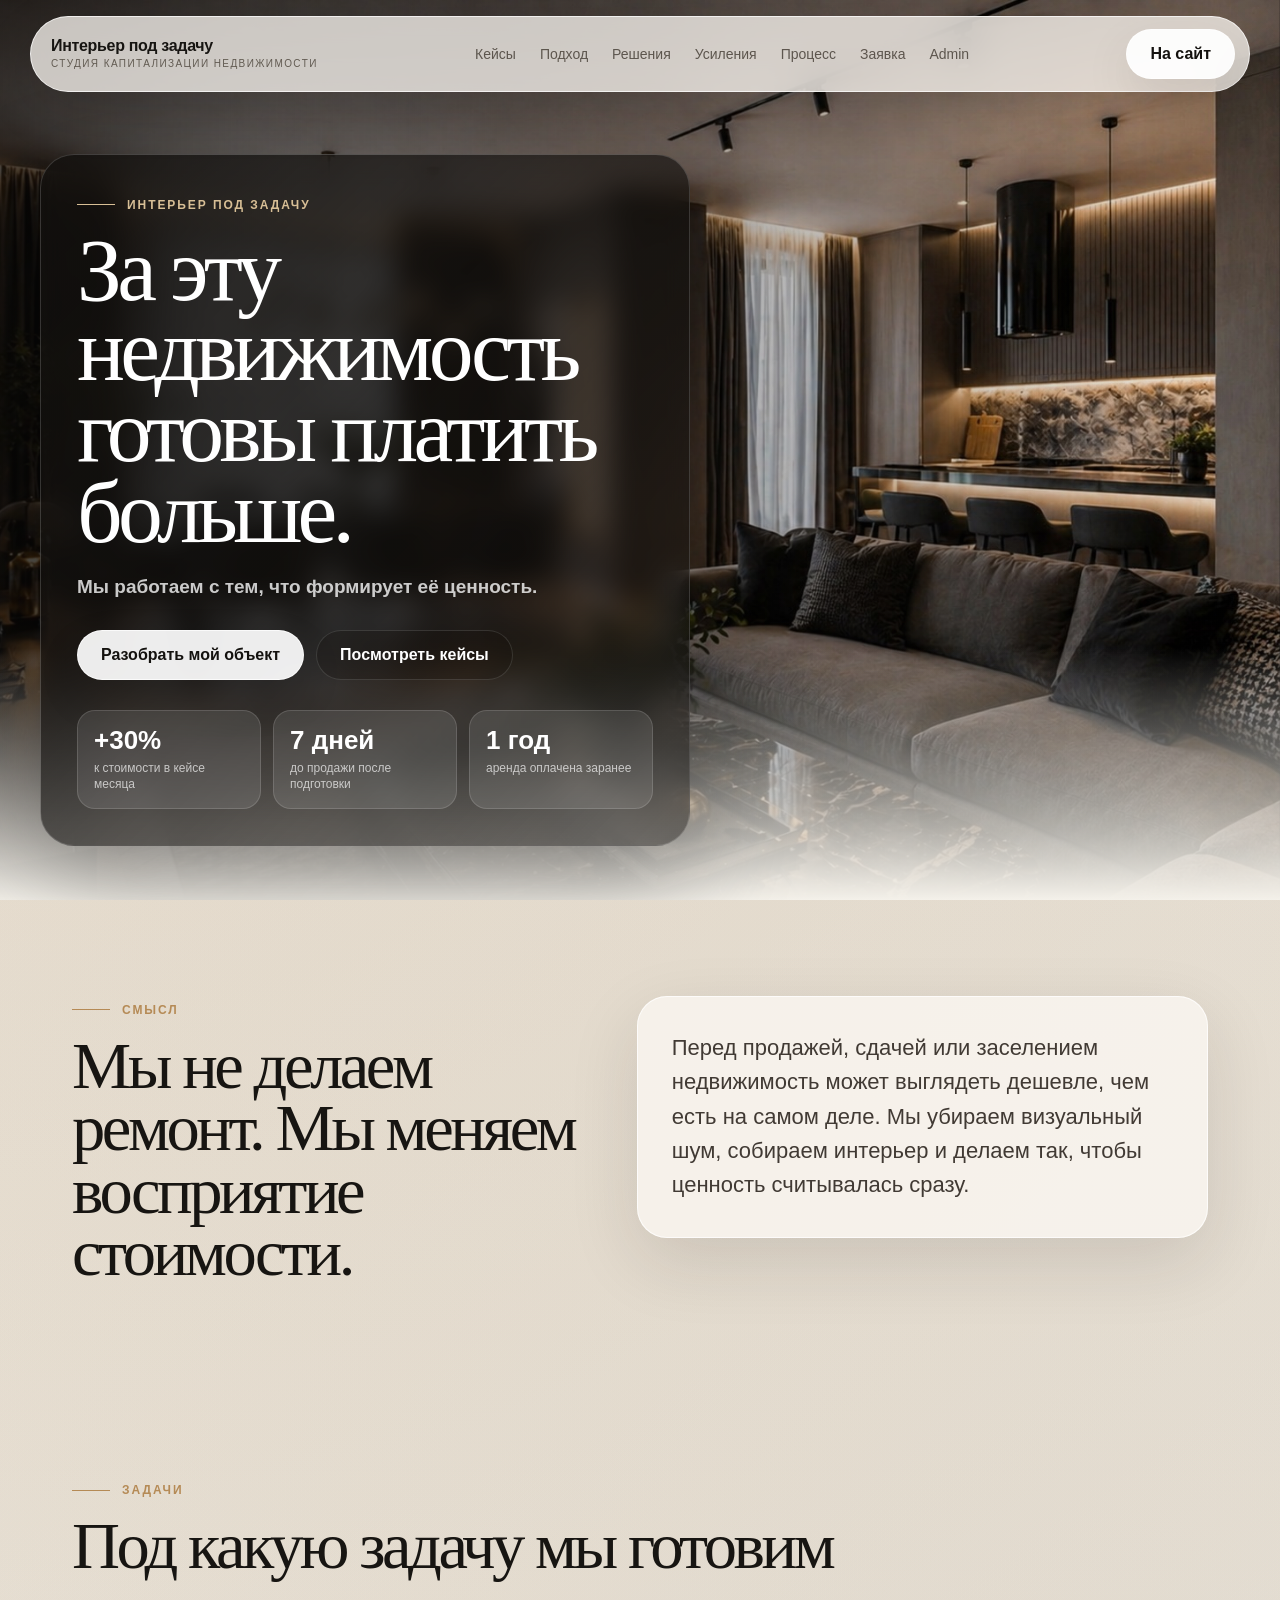
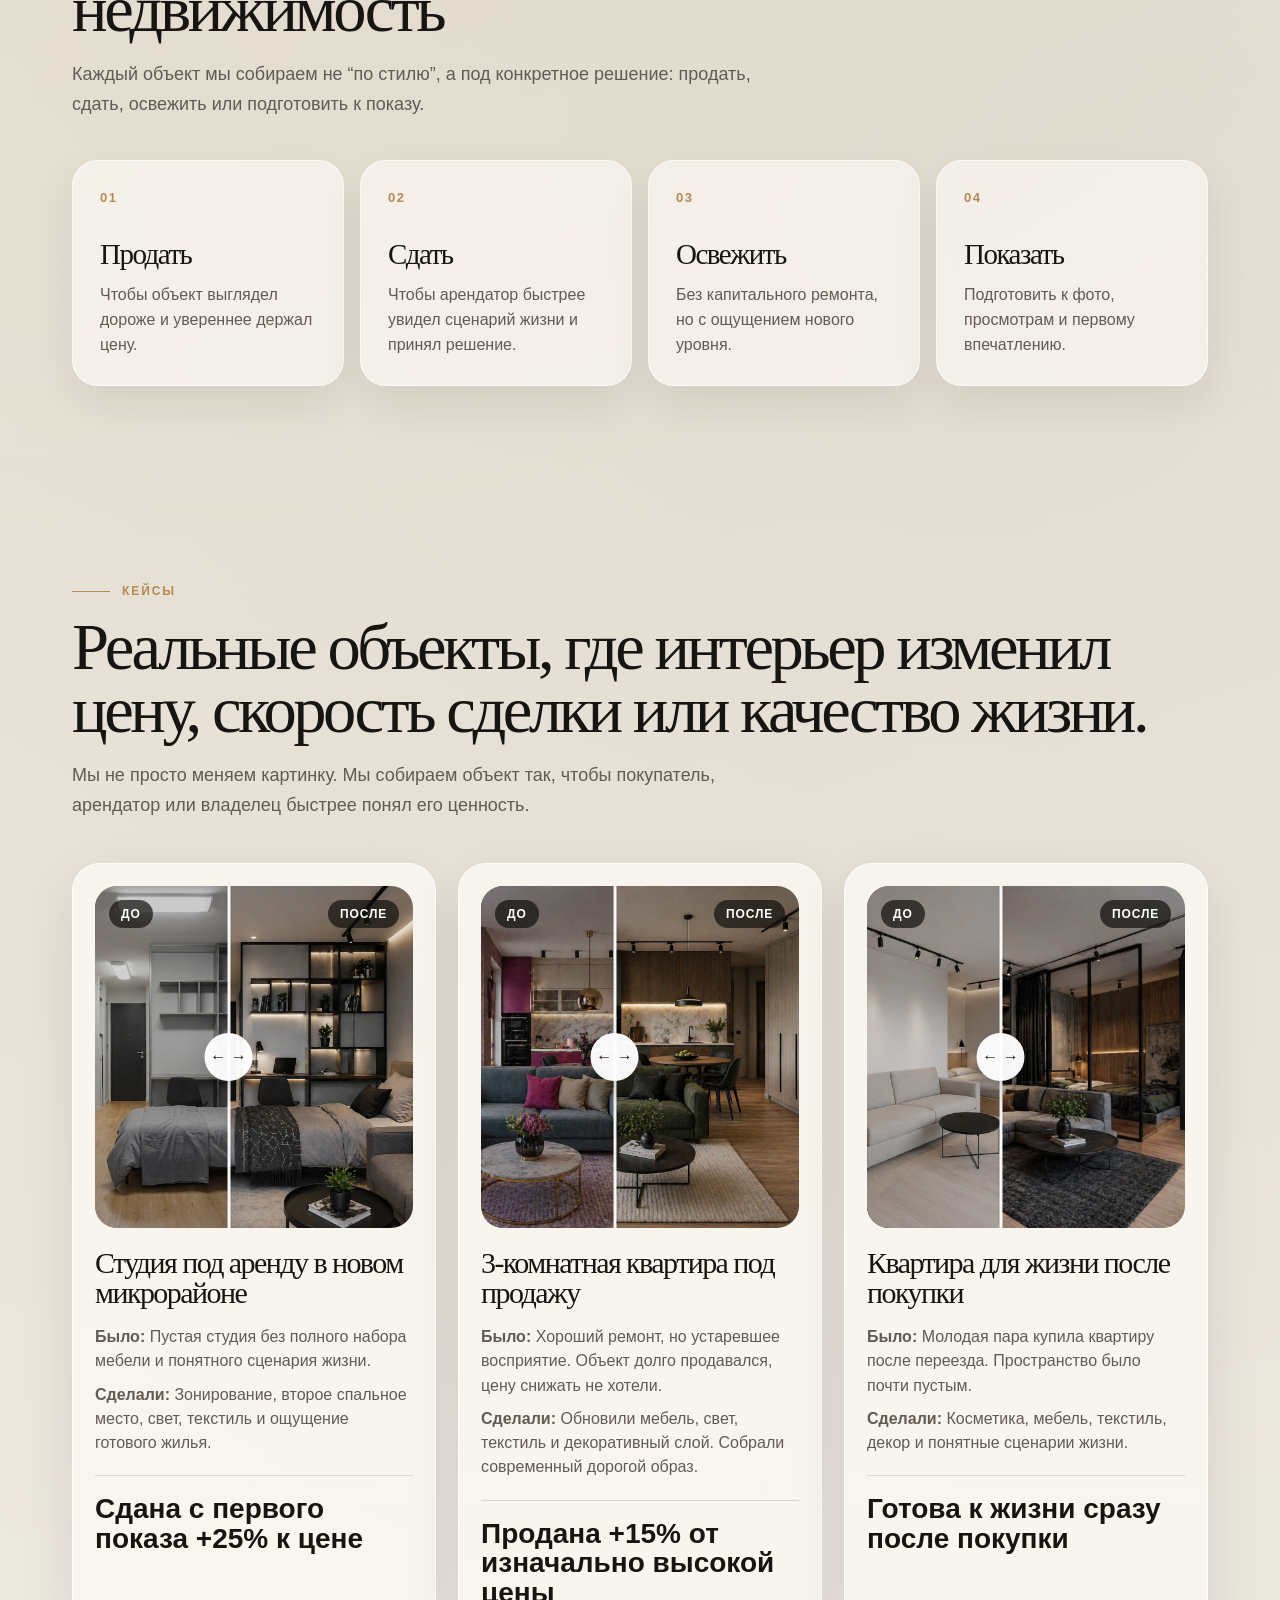
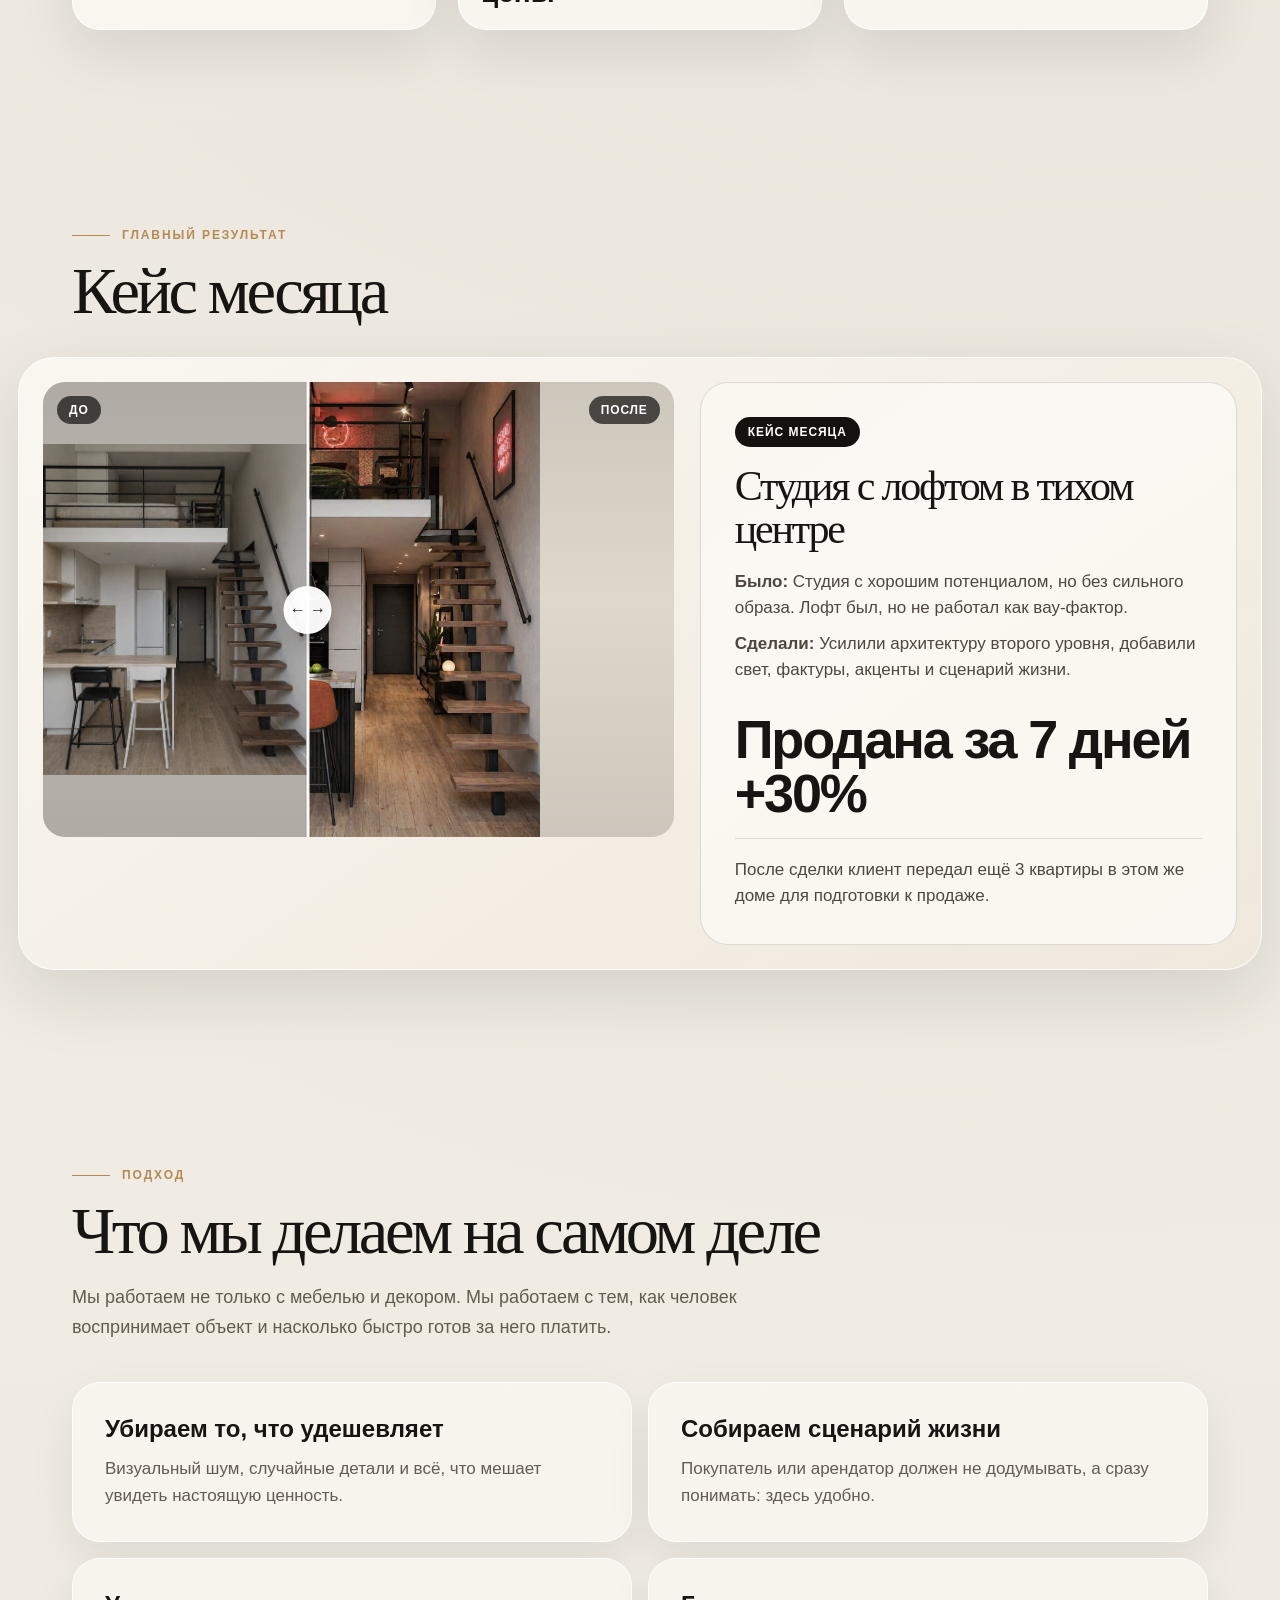
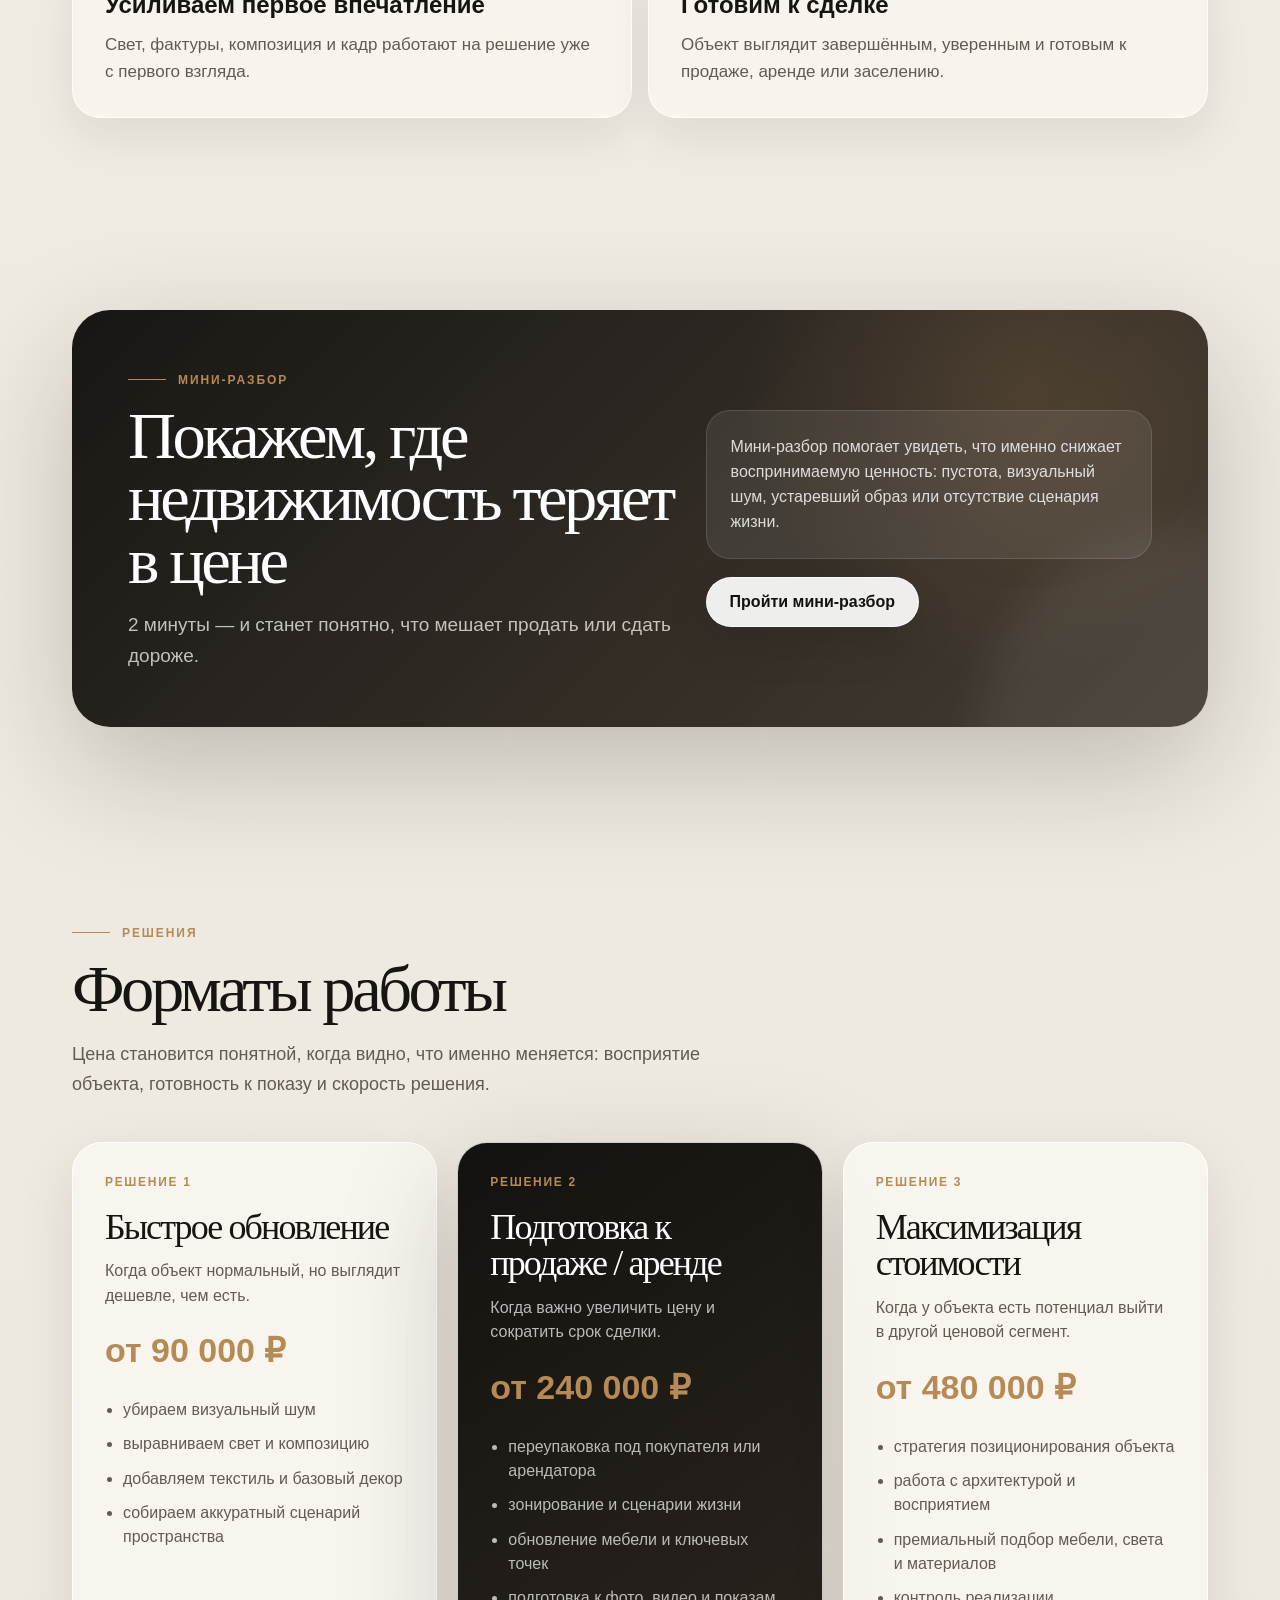
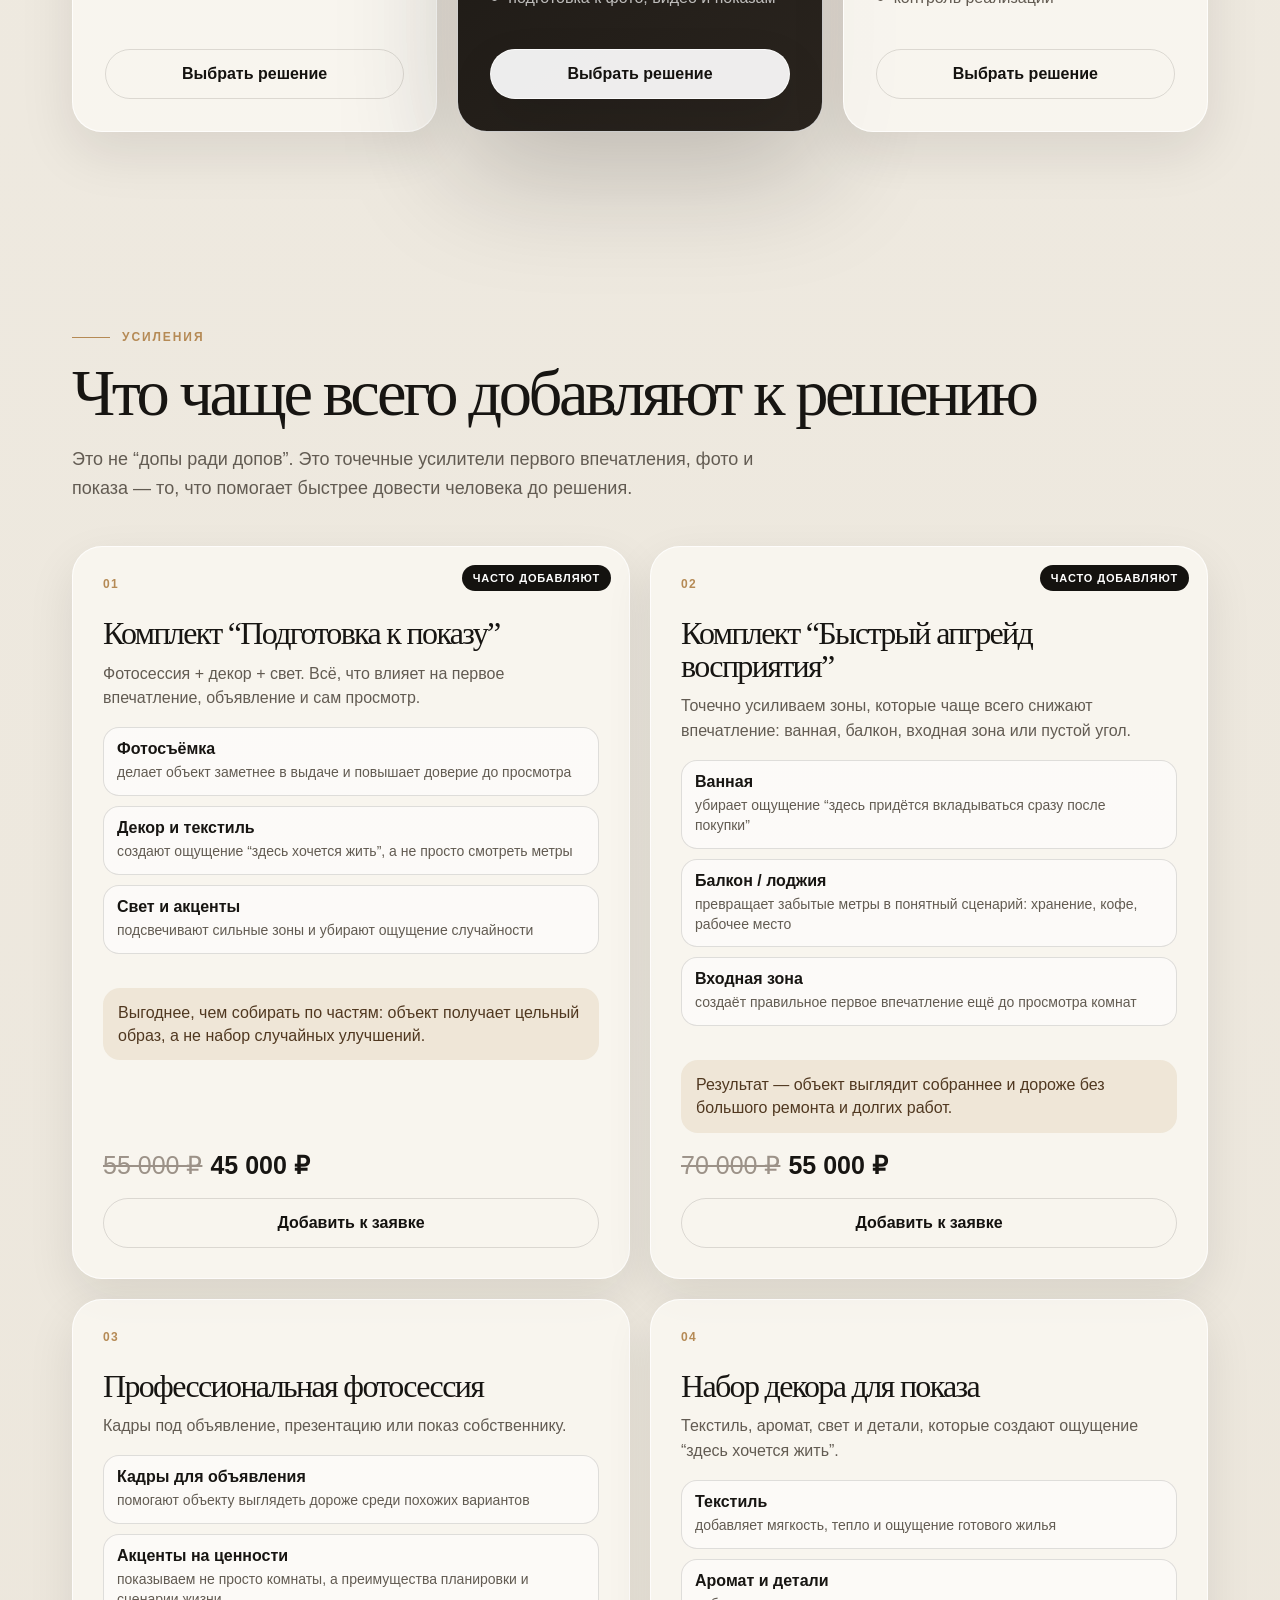
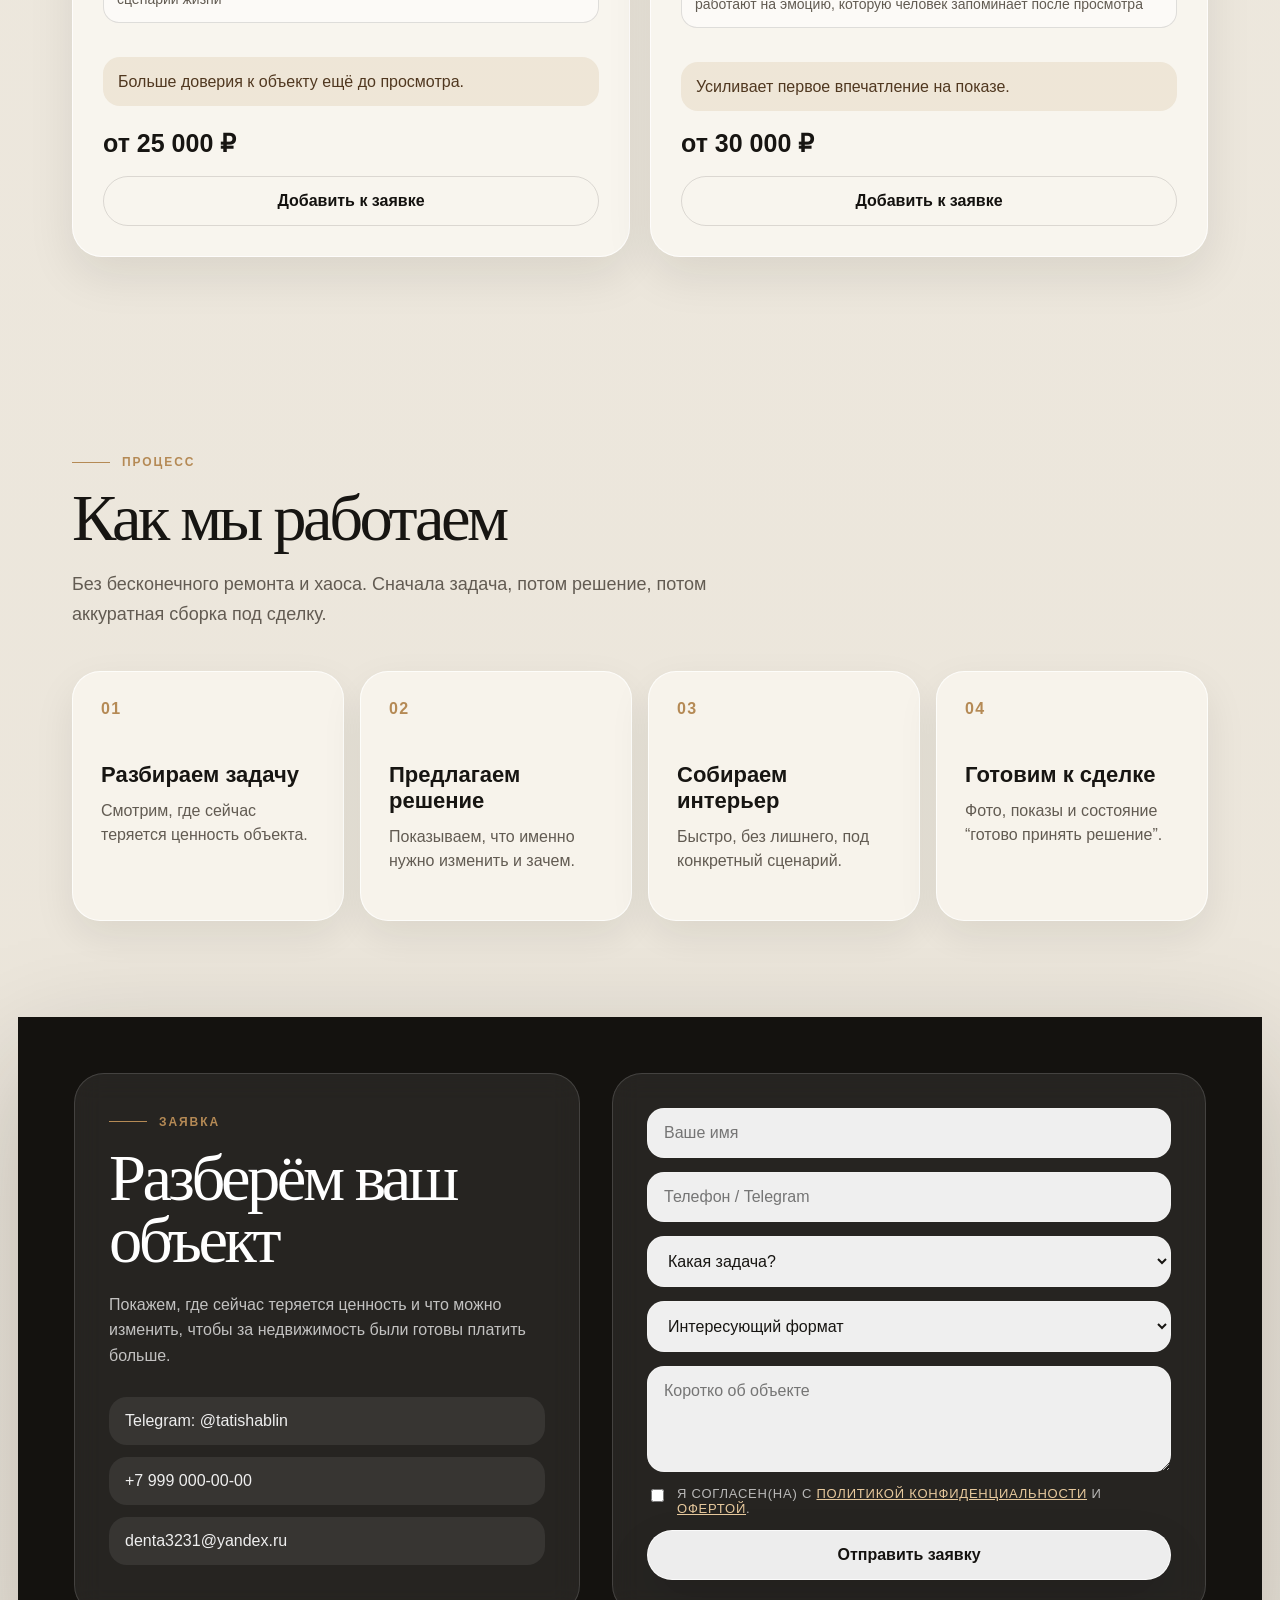
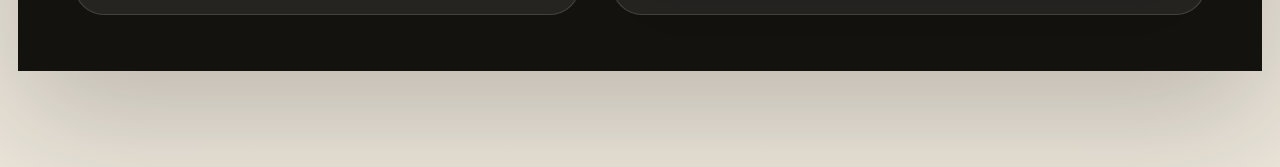
<file: index.html>
<!DOCTYPE html>
<html lang="ru">
<head>
<meta charset="UTF-8" />
<meta name="viewport" content="width=device-width, initial-scale=1.0" />
<title>Интерьер под задачу — студия капитализации недвижимости</title>
<meta name="description" content="Подготовка недвижимости к продаже, аренде и жизни через интерьер. Увеличиваем воспринимаемую ценность объекта без капитального ремонта." />

<style>
:root{
  --bg:#f4f1ea;
  --bg2:#ebe5da;
  --paper:#fbf8f2;
  --paper2:#f7f1e8;
  --ink:#171512;
  --muted:#625b52;
  --muted2:#8a8177;
  --dark:#14120f;
  --dark2:#2b251f;
  --gold:#b58a55;
  --gold2:#d8bf96;
  --line:rgba(23,21,18,.13);
  --whiteLine:rgba(255,255,255,.18);
  --shadow:0 24px 70px rgba(34,28,22,.12);
  --shadow2:0 42px 120px rgba(25,20,16,.22);
  --radius:30px;
  --max:1180px;
}

*{box-sizing:border-box}
html{scroll-behavior:smooth}
body{
  margin:0;
  font-family:Inter, Arial, sans-serif;
  color:var(--ink);
  background:
    radial-gradient(circle at 12% 4%, rgba(181,138,85,.18), transparent 30%),
    radial-gradient(circle at 85% 18%, rgba(80,70,60,.08), transparent 34%),
    linear-gradient(180deg,var(--bg),var(--bg2));
  overflow-x:hidden;
}
body.modal-open{overflow:hidden}
a{color:inherit;text-decoration:none}
button,input,select,textarea{font:inherit}
button{cursor:pointer}
img{max-width:100%}

h1,h2,h3{font-family:Georgia,'Times New Roman',serif;font-weight:400;letter-spacing:-.052em;margin:0;color:inherit}
h1{font-size:clamp(52px,7vw,98px);line-height:.9}
h2{font-size:clamp(42px,5.2vw,76px);line-height:.94}
h3{font-size:clamp(26px,2.6vw,40px);line-height:1.02}
p{margin:0}

.section{max-width:var(--max);margin:0 auto;padding:96px 22px;position:relative}
.section-wide{max-width:1320px;margin:0 auto;padding:96px 18px;position:relative}
.eyebrow{display:inline-flex;align-items:center;gap:12px;margin-bottom:18px;color:var(--gold);font-size:12px;letter-spacing:.16em;text-transform:uppercase;font-weight:800}
.eyebrow:before{content:"";width:38px;height:1px;background:var(--gold)}
.lead{max-width:700px;color:var(--muted);font-size:18px;line-height:1.65;margin-top:20px}

/* ambient */
.ambient{position:fixed;inset:0;pointer-events:none;z-index:-1;overflow:hidden}
.ambient span{position:absolute;border-radius:999px;filter:blur(44px);opacity:.36;transform:translate3d(0,0,0)}
.ambient .a1{width:360px;height:360px;background:rgba(181,138,85,.18);left:-80px;top:12vh;animation:floatA 18s ease-in-out infinite}
.ambient .a2{width:420px;height:420px;background:rgba(75,65,55,.10);right:-120px;top:34vh;animation:floatB 22s ease-in-out infinite}
.ambient .a3{width:300px;height:300px;background:rgba(255,255,255,.34);left:30vw;bottom:-110px;animation:floatA 20s ease-in-out infinite reverse}
@keyframes floatA{50%{transform:translate(60px,40px) scale(1.08)}}
@keyframes floatB{50%{transform:translate(-50px,-60px) scale(.94)}}

/* buttons */
.btn{border:0;border-radius:999px;padding:15px 23px;display:inline-flex;align-items:center;justify-content:center;gap:9px;font-weight:800;transition:transform .25s ease, box-shadow .25s ease, background .25s ease;min-height:50px}
.btn:hover{transform:translateY(-2px)}
.btn-dark{background:var(--dark);color:#fff;box-shadow:0 18px 40px rgba(20,18,15,.18)}
.btn-dark:hover{box-shadow:0 22px 56px rgba(20,18,15,.28)}
.btn-light{background:rgba(255,255,255,.92);color:var(--dark);border:1px solid rgba(255,255,255,.78);box-shadow:0 18px 46px rgba(0,0,0,.10)}
.btn-ghost{background:rgba(20,18,15,.26);color:#fff;border:1px solid rgba(255,255,255,.12)}
.btn-outline{background:transparent;color:var(--dark);border:1px solid var(--line)}

/* nav */
.header{position:fixed;top:16px;left:0;right:0;padding:0 16px;z-index:100;pointer-events:none}
.nav{max-width:1220px;margin:auto;padding:12px 14px 12px 20px;border-radius:999px;background:rgba(251,248,242,.76);backdrop-filter:blur(18px);border:1px solid rgba(255,255,255,.72);box-shadow:0 18px 55px rgba(22,18,14,.12);display:flex;align-items:center;justify-content:space-between;gap:16px;pointer-events:auto}
.brand{display:flex;flex-direction:column;line-height:1.05;min-width:220px}
.brand strong{font-size:16px;letter-spacing:-.02em}
.brand span{font-size:10px;letter-spacing:.14em;text-transform:uppercase;color:var(--muted);margin-top:4px}
.nav-links{display:flex;align-items:center;gap:2px}
.nav-links a{padding:10px 11px;border-radius:999px;color:#5d564e;font-size:14px;transition:.2s}
.nav-links a:hover{background:rgba(181,138,85,.14);color:var(--ink)}
.nav-actions{display:flex;align-items:center;gap:10px}
.menu-btn{display:none}

/* hero */
.hero{position:relative;min-height:100vh;display:flex;align-items:flex-end;padding:122px 40px 54px;color:#fff;overflow:hidden;background:#111}
.hero-img{position:absolute;inset:0;width:100%;height:100%;object-fit:cover;object-position:center;transform:scale(1.045);animation:heroZoom 12s ease forwards}
@keyframes heroZoom{to{transform:scale(1)}}
.hero:before{content:"";position:absolute;inset:0;z-index:1;background:linear-gradient(90deg,rgba(10,9,8,.72) 0%,rgba(10,9,8,.34) 48%,rgba(10,9,8,.06) 100%)}
.hero:after{content:"";position:absolute;inset:auto 0 0 0;height:28%;z-index:1;background:linear-gradient(180deg,transparent,var(--bg))}
.hero-card{position:relative;z-index:2;width:min(650px,100%);padding:36px;border-radius:34px;background:linear-gradient(135deg,rgba(18,16,14,.80),rgba(18,16,14,.48));backdrop-filter:blur(13px);border:1px solid rgba(255,255,255,.16);box-shadow:0 38px 110px rgba(0,0,0,.32);animation:rise .8s ease both}
@keyframes rise{from{opacity:0;transform:translateY(28px)}to{opacity:1;transform:translateY(0)}}
.hero-card .eyebrow{color:var(--gold2)}
.hero-card .eyebrow:before{background:var(--gold2)}
.hero-card p{margin-top:20px;color:rgba(255,255,255,.78);font-size:19px;line-height:1.55;font-weight:600}
.hero-actions{display:flex;flex-wrap:wrap;gap:12px;margin-top:28px}
.hero-proof{display:grid;grid-template-columns:repeat(3,1fr);gap:12px;margin-top:30px}
.hero-proof div{padding:16px;border-radius:18px;background:rgba(255,255,255,.10);border:1px solid rgba(255,255,255,.14)}
.hero-proof b{display:block;font-size:26px;line-height:1;color:#fff;margin-bottom:7px}
.hero-proof span{font-size:12px;line-height:1.35;color:rgba(255,255,255,.68);display:block}

/* intro */
.intro-grid{display:grid;grid-template-columns:.95fr 1.05fr;gap:48px;align-items:start}
.soft-card{padding:34px;border-radius:var(--radius);background:rgba(251,248,242,.78);border:1px solid rgba(255,255,255,.75);box-shadow:var(--shadow)}
.soft-card p{font-size:22px;line-height:1.56;color:#413a34}

/* tasks */
.tasks{display:grid;grid-template-columns:repeat(4,1fr);gap:16px;margin-top:40px}
.task-card{min-height:220px;padding:27px;border-radius:26px;background:rgba(251,248,242,.70);border:1px solid rgba(255,255,255,.72);box-shadow:0 18px 44px rgba(30,24,18,.08);transition:.25s ease}
.task-card:hover{transform:translateY(-7px);box-shadow:var(--shadow)}
.task-card .num{color:var(--gold);font-size:13px;font-weight:900;letter-spacing:.12em}
.task-card h3{font-size:29px;margin:34px 0 14px}
.task-card p{color:var(--muted);line-height:1.55}

/* compare cases */
.cases{display:grid;grid-template-columns:repeat(3,minmax(0,1fr));gap:22px;margin-top:42px}
.case-card{padding:22px;border-radius:28px;background:rgba(251,248,242,.84);border:1px solid rgba(255,255,255,.78);box-shadow:0 20px 54px rgba(26,20,15,.10);transition:.26s ease;overflow:hidden}
.case-card:hover{transform:translateY(-8px);box-shadow:var(--shadow2)}
.compare{--pos:42%;position:relative;overflow:hidden;border-radius:22px;height:342px;background:#ded7cc;touch-action:none;cursor:ew-resize;isolation:isolate}
.compare > img,.compare .before img{width:100%;height:100%;object-fit:cover;object-position:center;display:block;transition:transform .7s ease, filter .7s ease}
.compare:hover > img,.compare:hover .before img{transform:scale(1.045)}
.compare .before{position:absolute;inset:0 auto 0 0;width:var(--pos);overflow:hidden;z-index:1}
.compare .before img{filter:saturate(.76) brightness(.86)}
.compare:before{content:"";position:absolute;inset:0;background:linear-gradient(180deg,rgba(0,0,0,.08),transparent 48%,rgba(0,0,0,.08));z-index:2;pointer-events:none}
.compare:after{content:"Потяните, чтобы сравнить";position:absolute;left:50%;bottom:14px;z-index:5;transform:translateX(-50%);padding:7px 12px;border-radius:999px;background:rgba(18,16,14,.56);color:#fff;font-size:10px;letter-spacing:.10em;text-transform:uppercase;font-weight:800;opacity:0;transition:.22s;white-space:nowrap;pointer-events:none}
.compare:hover:after{opacity:1}
.handle{position:absolute;top:0;bottom:0;left:var(--pos);width:3px;background:rgba(255,255,255,.95);z-index:3;transform:translateX(-50%);box-shadow:0 0 0 1px rgba(0,0,0,.08)}
.handle:after{content:"← →";position:absolute;left:50%;top:50%;width:48px;height:48px;transform:translate(-50%,-50%);border-radius:50%;display:flex;align-items:center;justify-content:center;background:rgba(255,255,255,.96);color:#211e19;font-weight:800;box-shadow:0 12px 30px rgba(0,0,0,.20)}
.compare-label{position:absolute;top:14px;z-index:4;padding:7px 12px;border-radius:999px;background:rgba(18,16,14,.70);color:#fff;font-size:12px;text-transform:uppercase;letter-spacing:.07em;font-weight:800}
.compare-label.left{left:14px}.compare-label.right{right:14px}
.case-card h3{font-size:30px;margin:20px 0 16px}
.case-copy{color:var(--muted);line-height:1.52;font-size:16px}
.case-copy p + p{margin-top:9px}
.case-result{margin-top:20px;padding-top:18px;border-top:1px solid var(--line);font-size:28px;line-height:1.05;font-weight:900;color:var(--ink)}

/* month */
.month-wrap{padding:24px;border-radius:36px;background:linear-gradient(145deg,rgba(251,248,242,.88),rgba(239,231,220,.84));box-shadow:var(--shadow);border:1px solid rgba(255,255,255,.78)}
.month-grid{display:grid;grid-template-columns:1.08fr .92fr;gap:26px;align-items:stretch}
.month-grid .compare{height:455px}
.month-grid .compare > img,.month-grid .compare .before img{object-fit:contain;background:#ded7cc;object-position:center}
.month-text{padding:34px;border-radius:28px;background:rgba(251,248,242,.92);border:1px solid var(--line);display:flex;flex-direction:column;justify-content:center}
.badge{align-self:flex-start;padding:8px 13px;border-radius:999px;background:var(--dark);color:#fff;font-size:12px;text-transform:uppercase;letter-spacing:.08em;font-weight:900;margin-bottom:18px}
.month-text h3{font-size:42px;margin-bottom:18px}
.month-text p{color:#4e473f;line-height:1.56;font-size:17px}
.month-text p + p{margin-top:9px}
.month-result{margin:28px 0 18px;font-size:54px;line-height:1;font-weight:900;color:var(--ink);letter-spacing:-.04em}
.month-extra{padding-top:18px;border-top:1px solid var(--line)}

/* approach */
.approach-grid{display:grid;grid-template-columns:repeat(2,1fr);gap:16px;margin-top:40px}
.approach-card{padding:32px;border-radius:28px;background:rgba(251,248,242,.70);border:1px solid rgba(255,255,255,.74);box-shadow:0 18px 44px rgba(30,24,18,.08)}
.approach-card b{display:block;font-size:24px;margin-bottom:13px}
.approach-card p{color:var(--muted);line-height:1.56;font-size:17px}

/* quiz band */
.quiz-band{display:grid;grid-template-columns:1.1fr .9fr;gap:32px;align-items:center;padding:56px;border-radius:38px;color:#fff;background:
  radial-gradient(circle at 84% 20%,rgba(181,138,85,.18),transparent 28%),
  linear-gradient(135deg,rgba(20,18,15,.98),rgba(61,52,43,.96));box-shadow:var(--shadow2);overflow:hidden;position:relative}
.quiz-band:before{content:"";position:absolute;width:420px;height:420px;right:-190px;bottom:-220px;border-radius:999px;background:rgba(255,255,255,.06);filter:blur(20px)}
.quiz-band > *{position:relative;z-index:1}
.quiz-band h2{color:#fff}
.quiz-band p{margin-top:18px;color:rgba(255,255,255,.72);font-size:19px;line-height:1.6}
.quiz-note{padding:24px;border-radius:24px;background:rgba(255,255,255,.08);border:1px solid rgba(255,255,255,.12);color:rgba(255,255,255,.82);line-height:1.55}

/* products */
.products{display:grid;grid-template-columns:repeat(3,1fr);gap:20px;margin-top:42px}
.product{min-height:570px;padding:32px;border-radius:30px;background:rgba(251,248,242,.82);border:1px solid rgba(255,255,255,.78);box-shadow:0 20px 54px rgba(26,20,15,.10);display:flex;flex-direction:column;position:relative;overflow:hidden}
.product.featured{background:linear-gradient(145deg,var(--dark),var(--dark2));color:#fff;transform:translateY(-16px);box-shadow:var(--shadow2)}
.product h3{font-size:36px;margin:20px 0 14px}
.product .tag{font-size:12px;letter-spacing:.14em;text-transform:uppercase;color:var(--gold);font-weight:900}
.product p,.product li{color:var(--muted);line-height:1.52}
.product.featured p,.product.featured li{color:rgba(255,255,255,.70)}
.price{font-size:34px;font-weight:900;margin:22px 0;color:var(--gold)}
.product ul{padding-left:18px;margin:6px 0 28px}.product li{margin-bottom:10px}
.product .btn{margin-top:auto}

/* extras */
.extras{display:grid;grid-template-columns:repeat(2,1fr);gap:20px;margin-top:42px}
.extra-card{min-height:330px;padding:30px;border-radius:30px;background:rgba(251,248,242,.82);border:1px solid rgba(255,255,255,.78);box-shadow:0 18px 48px rgba(26,20,15,.09);display:flex;flex-direction:column;position:relative;overflow:hidden}
.extra-card.featured:before{content:"часто добавляют";position:absolute;top:18px;right:18px;padding:7px 11px;border-radius:999px;background:var(--dark);color:#fff;font-size:11px;text-transform:uppercase;letter-spacing:.08em;font-weight:900}
.extra-card .num{color:var(--gold);font-size:12px;letter-spacing:.12em;text-transform:uppercase;font-weight:900}
.extra-card h3{font-size:32px;margin:26px 0 12px}
.extra-card p{color:var(--muted);line-height:1.55}
.extra-value{margin:18px 0;padding:13px 15px;border-radius:17px;background:rgba(181,138,85,.15);color:#503820;line-height:1.45}
.extra-parts{display:grid;gap:10px;margin:16px 0}
.extra-part{padding:12px 13px;border-radius:16px;background:rgba(255,255,255,.55);border:1px solid var(--line)}
.extra-part b{display:block;margin-bottom:5px;color:var(--ink)}
.extra-part span{display:block;color:var(--muted);line-height:1.42;font-size:14px}
.form-card.quiz-mode select[name="task"],.form-card.quiz-mode select[name="package"]{display:none}
.extra-price{font-size:25px;font-weight:900;margin-top:auto;margin-bottom:18px}
.extra-price s{color:#9c9288;font-weight:400;margin-right:8px}

/* process */
.process{display:grid;grid-template-columns:repeat(4,1fr);gap:16px;margin-top:42px;counter-reset:step}
.step{counter-increment:step;min-height:250px;padding:28px;border-radius:28px;background:rgba(251,248,242,.72);border:1px solid rgba(255,255,255,.76);box-shadow:0 16px 42px rgba(26,20,15,.08)}
.step:before{content:"0" counter(step);display:block;color:var(--gold);font-weight:900;margin-bottom:44px;letter-spacing:.08em}
.step b{display:block;font-size:22px;margin-bottom:11px}.step p{color:var(--muted);line-height:1.5}

/* final */
.final{max-width:1320px;margin:0 auto 0;padding:0 18px 96px}
.final-inner{padding:56px;border-radius:0;background:var(--dark);color:#fff;box-shadow:var(--shadow2)}
.final-grid{display:grid;grid-template-columns:.92fr 1.08fr;gap:32px;align-items:stretch}
.contact-card,.form-card{padding:34px;border-radius:30px;background:rgba(255,255,255,.08);border:1px solid rgba(255,255,255,.14);backdrop-filter:blur(14px)}
.final h2{color:#fff}.contact-card p{color:rgba(255,255,255,.72);line-height:1.6;margin-top:20px}
.contacts{display:grid;gap:12px;margin-top:28px}.contacts a{padding:15px 16px;border-radius:18px;background:rgba(255,255,255,.08);color:rgba(255,255,255,.92)}
.form-grid{display:grid;gap:14px}
.form-card input,.form-card select,.form-card textarea{width:100%;border:1px solid rgba(255,255,255,.16);background:rgba(255,255,255,.93);color:#171512;border-radius:17px;padding:15px 16px;outline:none}
.form-card textarea{min-height:106px;resize:vertical}.form-card select option{color:#111}
.policy-check{display:flex;align-items:flex-start;gap:10px;font-size:13px;color:rgba(255,255,255,.68);text-transform:uppercase;letter-spacing:.06em}.policy-check input{width:auto;margin-top:3px}.link-inline{color:#e7c99d;text-decoration:underline;cursor:pointer}
.success{display:none;margin-bottom:14px;padding:14px;border-radius:16px;background:rgba(95,194,131,.14);border:1px solid rgba(95,194,131,.26);color:#c5f4d4}

/* modal */
.modal{display:none;position:fixed;inset:0;z-index:200;align-items:center;justify-content:center;padding:22px;background:rgba(18,17,15,.72);backdrop-filter:blur(13px)}
.modal.open{display:flex}.modal-box{position:relative;width:min(850px,100%);max-height:88vh;overflow:auto;padding:34px;border-radius:30px;background:var(--paper);box-shadow:0 40px 130px rgba(0,0,0,.34)}
.close{position:absolute;top:16px;right:16px;width:40px;height:40px;border:0;border-radius:50%;background:#efe5d7;color:#211e19;font-size:24px;line-height:1}
.quiz-step{display:none}.quiz-step.active{display:block}.quiz-step h2{font-size:clamp(42px,4.8vw,70px)}
.quiz-options{display:grid;gap:12px;margin-top:26px}.quiz-option{padding:18px 18px;border-radius:18px;border:1px solid var(--line);background:#fffaf4;text-align:left;color:#1d1a16;transition:.22s}.quiz-option:hover{border-color:var(--gold);background:#f4eadb;transform:translateY(-2px)}
.quiz-hint{margin-top:18px;padding:16px 18px;border-radius:20px;background:rgba(181,138,85,.13);color:#5a422b;line-height:1.5;display:none}.quiz-hint.show{display:block}

.reveal{opacity:0;transform:translateY(30px);transition:.8s cubic-bezier(.2,.8,.2,1)}.reveal.visible{opacity:1;transform:translateY(0)}

@media(max-width:1060px){
  .nav-links{display:none;position:absolute;top:76px;left:16px;right:16px;padding:14px;border-radius:24px;background:rgba(251,248,242,.98);box-shadow:var(--shadow2);flex-direction:column;align-items:stretch}.nav-links.open{display:flex}.menu-btn{display:inline-flex}.nav .btn-light{display:none}
  .tasks,.cases,.products,.process,.approach-grid,.intro-grid,.quiz-band,.final-grid,.extras,.month-grid{grid-template-columns:1fr}.product.featured{transform:none}.month-grid .compare{height:390px}
}
@media(max-width:720px){
  .header{top:10px;padding:0 10px}.nav{border-radius:24px;padding:12px}.brand{min-width:0}.brand strong{font-size:15px}.brand span{font-size:9px;max-width:190px}.section,.section-wide{padding:70px 16px}.hero{min-height:96vh;padding:108px 16px 28px}.hero:before{background:linear-gradient(180deg,rgba(10,9,8,.15),rgba(10,9,8,.86) 70%)}.hero-card{padding:24px;border-radius:26px}.hero-card h1{font-size:48px}.hero-actions{flex-direction:column}.hero-proof{grid-template-columns:1fr}.soft-card{padding:24px}.soft-card p{font-size:18px}.task-card{min-height:auto}.case-card{padding:14px}.compare{height:285px}.case-card h3{font-size:29px}.case-result{font-size:26px}.month-wrap{padding:14px}.month-text{padding:24px}.month-text h3{font-size:34px}.month-result{font-size:38px}.quiz-band{padding:30px;border-radius:30px}.products,.extras,.process,.tasks,.cases{gap:16px}.product,.extra-card,.approach-card,.step{padding:24px}.final{padding:0 0 70px}.final-inner{padding:40px 16px}.contact-card,.form-card{padding:24px}.btn{width:100%}.modal{padding:14px}.modal-box{padding:28px 20px;border-radius:26px}.quiz-step h2{font-size:42px}
}
@media(max-width:420px){.hero-card h1{font-size:42px}.compare{height:255px}.section{padding-left:12px;padding-right:12px}.hero{padding-left:12px;padding-right:12px}}
</style>
</head>

<body>
<div class="ambient"><span class="a1"></span><span class="a2"></span><span class="a3"></span></div>

<header class="header">
  <nav class="nav">
    <a href="#top" class="brand">
      <strong>Интерьер под задачу</strong>
      <span>Студия капитализации недвижимости</span>
    </a>
    <div class="nav-links" id="navLinks">
      <a href="#cases">Кейсы</a>
      <a href="#approach">Подход</a>
      <a href="#products">Решения</a>
      <a href="#extras">Усиления</a>
      <a href="#process">Процесс</a>
      <a href="#request">Заявка</a>
      <a href="admin.html">Admin</a>
    </div>
    <div class="nav-actions">
      <button class="btn btn-outline menu-btn" type="button" onclick="toggleMenu()">Меню</button>
      <a class="btn btn-light" href="#request">На сайт</a>
    </div>
  </nav>
</header>

<section class="hero" id="top">
  <img class="hero-img" src="images/case1-after.jpg" alt="Интерьер, который увеличивает ценность недвижимости">
  <div class="hero-card">
    <div class="eyebrow">Интерьер под задачу</div>
    <h1>За эту недвижимость готовы платить больше.</h1>
    <p>Мы работаем с тем, что формирует её ценность.</p>
    <div class="hero-actions">
      <button class="btn btn-light" type="button" onclick="openQuiz()">Разобрать мой объект</button>
      <a class="btn btn-ghost" href="#cases">Посмотреть кейсы</a>
    </div>
    <div class="hero-proof">
      <div><b>+30%</b><span>к стоимости в кейсе месяца</span></div>
      <div><b>7 дней</b><span>до продажи после подготовки</span></div>
      <div><b>1 год</b><span>аренда оплачена заранее</span></div>
    </div>
  </div>
</section>

<section class="section reveal">
  <div class="intro-grid">
    <div>
      <div class="eyebrow">Смысл</div>
      <h2>Мы не делаем ремонт. Мы меняем восприятие стоимости.</h2>
    </div>
    <div class="soft-card">
      <p>Перед продажей, сдачей или заселением недвижимость может выглядеть дешевле, чем есть на самом деле. Мы убираем визуальный шум, собираем интерьер и делаем так, чтобы ценность считывалась сразу.</p>
    </div>
  </div>
</section>

<section class="section reveal" id="tasks">
  <div class="eyebrow">Задачи</div>
  <h2>Под какую задачу мы готовим недвижимость</h2>
  <p class="lead">Каждый объект мы собираем не “по стилю”, а под конкретное решение: продать, сдать, освежить или подготовить к показу.</p>
  <div class="tasks" id="tasksList"></div>
</section>

<section class="section" id="cases">
  <div class="eyebrow">Кейсы</div>
  <h2>Реальные объекты, где интерьер изменил цену, скорость сделки или качество жизни.</h2>
  <p class="lead">Мы не просто меняем картинку. Мы собираем объект так, чтобы покупатель, арендатор или владелец быстрее понял его ценность.</p>
  <div class="cases" id="casesList"></div>
</section>

<section class="section-wide reveal">
  <div class="section" style="padding-top:0;padding-bottom:34px">
    <div class="eyebrow">Главный результат</div>
    <h2>Кейс месяца</h2>
  </div>
  <div class="month-wrap" id="monthCase"></div>
</section>

<section class="section reveal" id="approach">
  <div class="eyebrow">Подход</div>
  <h2>Что мы делаем на самом деле</h2>
  <p class="lead">Мы работаем не только с мебелью и декором. Мы работаем с тем, как человек воспринимает объект и насколько быстро готов за него платить.</p>
  <div class="approach-grid">
    <div class="approach-card"><b>Убираем то, что удешевляет</b><p>Визуальный шум, случайные детали и всё, что мешает увидеть настоящую ценность.</p></div>
    <div class="approach-card"><b>Собираем сценарий жизни</b><p>Покупатель или арендатор должен не додумывать, а сразу понимать: здесь удобно.</p></div>
    <div class="approach-card"><b>Усиливаем первое впечатление</b><p>Свет, фактуры, композиция и кадр работают на решение уже с первого взгляда.</p></div>
    <div class="approach-card"><b>Готовим к сделке</b><p>Объект выглядит завершённым, уверенным и готовым к продаже, аренде или заселению.</p></div>
  </div>
</section>

<section class="section reveal">
  <div class="quiz-band">
    <div>
      <div class="eyebrow">Мини-разбор</div>
      <h2>Покажем, где недвижимость теряет в цене</h2>
      <p>2 минуты — и станет понятно, что мешает продать или сдать дороже.</p>
    </div>
    <div>
      <div class="quiz-note">Мини-разбор помогает увидеть, что именно снижает воспринимаемую ценность: пустота, визуальный шум, устаревший образ или отсутствие сценария жизни.</div>
      <button class="btn btn-light" style="margin-top:18px" type="button" onclick="openQuiz()">Пройти мини-разбор</button>
    </div>
  </div>
</section>

<section class="section reveal" id="products">
  <div class="eyebrow">Решения</div>
  <h2>Форматы работы</h2>
  <p class="lead">Цена становится понятной, когда видно, что именно меняется: восприятие объекта, готовность к показу и скорость решения.</p>
  <div class="products" id="packagesList"></div>
</section>

<section class="section reveal" id="extras">
  <div class="eyebrow">Усиления</div>
  <h2>Что чаще всего добавляют к решению</h2>
  <p class="lead">Это не “допы ради допов”. Это точечные усилители первого впечатления, фото и показа — то, что помогает быстрее довести человека до решения.</p>
  <div class="extras" id="extrasList"></div>
</section>

<section class="section reveal" id="process">
  <div class="eyebrow">Процесс</div>
  <h2>Как мы работаем</h2>
  <p class="lead">Без бесконечного ремонта и хаоса. Сначала задача, потом решение, потом аккуратная сборка под сделку.</p>
  <div class="process">
    <div class="step"><b>Разбираем задачу</b><p>Смотрим, где сейчас теряется ценность объекта.</p></div>
    <div class="step"><b>Предлагаем решение</b><p>Показываем, что именно нужно изменить и зачем.</p></div>
    <div class="step"><b>Собираем интерьер</b><p>Быстро, без лишнего, под конкретный сценарий.</p></div>
    <div class="step"><b>Готовим к сделке</b><p>Фото, показы и состояние “готово принять решение”.</p></div>
  </div>
</section>

<section class="final" id="request">
  <div class="final-inner">
    <div class="final-grid">
      <div class="contact-card">
        <div class="eyebrow">Заявка</div>
        <h2>Разберём ваш объект</h2>
        <p>Покажем, где сейчас теряется ценность и что можно изменить, чтобы за недвижимость были готовы платить больше.</p>
        <div class="contacts" id="contactsBox"></div>
      </div>
      <form class="form-card" id="leadForm" novalidate>
        <div class="success" id="successMessage">Заявка отправлена. Мы свяжемся с вами.</div>
        <div class="form-grid">
          <input name="name" placeholder="Ваше имя" required>
          <input name="phone" placeholder="Телефон / Telegram" required>
          <select name="task" required>
            <option value="">Какая задача?</option>
            <option>Продать</option>
            <option>Сдать</option>
            <option>Обновить для жизни</option>
            <option>Подготовить к показу</option>
          </select>
          <select name="package"><option value="">Интересующий формат</option></select>
          <textarea name="message" placeholder="Коротко об объекте"></textarea>
          <label class="policy-check"><input id="policyAgree" type="checkbox"><span>Я согласен(на) с <span class="link-inline" onclick="openTextModal('privacy')">политикой конфиденциальности</span> и <span class="link-inline" onclick="openTextModal('offer')">офертой</span>.</span></label>
          <button class="btn btn-light" type="submit">Отправить заявку</button>
        </div>
      </form>
    </div>
  </div>
</section>

<div class="modal" id="quizModal">
  <div class="modal-box">
    <button class="close" type="button" onclick="closeModal('quizModal')">×</button>
    <div class="quiz-step active" data-step="0">
      <div class="eyebrow">Мини-разбор</div>
      <h2>Какая задача у недвижимости?</h2>
      <div class="quiz-options">
        <button class="quiz-option" type="button" onclick="quizAnswer('task','Продать','Объект покупают быстрее, когда цена подтверждается визуально: светом, сценарием жизни и ощущением готовности.')">Продать</button>
        <button class="quiz-option" type="button" onclick="quizAnswer('task','Сдать','Арендатор платит больше не за метры, а за понятный сценарий: где спать, работать, отдыхать и принимать гостей.')">Сдать</button>
        <button class="quiz-option" type="button" onclick="quizAnswer('task','Для жизни','Даже без большого ремонта пространство можно собрать так, чтобы оно ощущалось готовым и вашим.')">Для жизни</button>
      </div>
      <div class="quiz-hint" id="quizHint0"></div>
    </div>
    <div class="quiz-step" data-step="1">
      <h2>В каком состоянии объект?</h2>
      <div class="quiz-options">
        <button class="quiz-option" type="button" onclick="quizAnswer('condition','Пустой','Пустой объект почти всегда воспринимается дешевле: человеку приходится самому додумывать жизнь внутри.')">Пустой</button>
        <button class="quiz-option" type="button" onclick="quizAnswer('condition','Есть мебель, но выглядит обычно','Обычная мебель без сценария не добавляет ценности. Часто достаточно света, текстиля и правильной расстановки.')">Есть мебель, но выглядит обычно</button>
        <button class="quiz-option" type="button" onclick="quizAnswer('condition','Хороший ремонт, но не продаёт ценность','Частая ситуация: ремонт есть, но он не объясняет, почему объект стоит дороже рынка.')">Хороший ремонт, но не продаёт ценность</button>
      </div>
      <div class="quiz-hint" id="quizHint1"></div>
    </div>
    <div class="quiz-step" data-step="2">
      <h2>Что беспокоит сильнее?</h2>
      <div class="quiz-options">
        <button class="quiz-option" type="button" onclick="quizAnswer('problem','Цена ниже ожиданий','Значит, нужно усилить восприятие: показать ценность так, чтобы её не приходилось объяснять словами.')">Цена ниже ожиданий</button>
        <button class="quiz-option" type="button" onclick="quizAnswer('problem','Долго не продаётся / не сдаётся','Когда объект долго стоит, проблема часто не в цене, а в том, что фото и первый показ не собирают решение.')">Долго не продаётся / не сдаётся</button>
        <button class="quiz-option" type="button" onclick="quizAnswer('problem','Нет ощущения готовности','Готовность — это не ремонт. Это ощущение, что можно заехать, показать, купить или сдать уже сейчас.')">Нет ощущения готовности</button>
      </div>
      <div class="quiz-hint" id="quizHint2"></div>
    </div>
    <div class="quiz-step" data-step="3">
      <h2>Сейчас объект может терять ценность в восприятии</h2>
      <p class="lead">Скорее всего, человеку нужно додумывать, почему за эту недвижимость стоит платить больше. Это можно исправить через интерьер, свет, сценарий жизни и подготовку к показу.</p>
      <div style="margin-top:24px"><button class="btn btn-dark" type="button" onclick="quizToLead()">Получить решение под мой объект</button></div>
    </div>
  </div>
</div>

<div class="modal" id="textModal">
  <div class="modal-box">
    <button class="close" type="button" onclick="closeModal('textModal')">×</button>
    <div id="textModalContent"></div>
  </div>
</div>

<script>
const DB={contacts:'it_contacts_v1',leads:'it_leads_v1',cases:'it_cases_v1',packages:'it_packages_v1',extras:'it_extras_v1',tasks:'it_tasks_v1'};
const defaults={
  contacts:{email:'denta3231@yandex.ru',phone:'+7 999 000-00-00',telegram:'@tatishablin'},
  tasks:[
    {number:'01',title:'Продать',text:'Чтобы объект выглядел дороже и увереннее держал цену.'},
    {number:'02',title:'Сдать',text:'Чтобы арендатор быстрее увидел сценарий жизни и принял решение.'},
    {number:'03',title:'Освежить',text:'Без капитального ремонта, но с ощущением нового уровня.'},
    {number:'04',title:'Показать',text:'Подготовить к фото, просмотрам и первому впечатлению.'}
  ],
  cases:[
    {id:'case2',featured:false,title:'Студия под аренду в новом микрорайоне',before:'images/case2-before.jpg',after:'images/case2-after.jpg',was:'Пустая студия без полного набора мебели и понятного сценария жизни.',did:'Зонирование, второе спальное место, свет, текстиль и ощущение готового жилья.',result:'Сдана с первого показа +25% к цене'},
    {id:'case4',featured:false,title:'3-комнатная квартира под продажу',before:'images/case4-before.jpg',after:'images/case4-after.jpg',was:'Хороший ремонт, но устаревшее восприятие. Объект долго продавался, цену снижать не хотели.',did:'Обновили мебель, свет, текстиль и декоративный слой. Собрали современный дорогой образ.',result:'Продана +15% от изначально высокой цены'},
    {id:'case5',featured:false,title:'Квартира для жизни после покупки',before:'images/case5-before.jpg',after:'images/case5-after.jpg',was:'Молодая пара купила квартиру после переезда. Пространство было почти пустым.',did:'Косметика, мебель, текстиль, декор и понятные сценарии жизни.',result:'Готова к жизни сразу после покупки'},
    {id:'case3',featured:true,title:'Студия с лофтом в тихом центре',before:'images/case3-before.jpg',after:'images/case3-after.jpg',was:'Студия с хорошим потенциалом, но без сильного образа. Лофт был, но не работал как вау-фактор.',did:'Усилили архитектуру второго уровня, добавили свет, фактуры, акценты и сценарий жизни.',result:'Продана за 7 дней +30%',extra:'После сделки клиент передал ещё 3 квартиры в этом же доме для подготовки к продаже.'}
  ],
  packages:[
    {id:'fast',title:'Быстрое обновление',price:'от 90 000 ₽',featured:false,text:'Когда объект нормальный, но выглядит дешевле, чем есть.',items:['убираем визуальный шум','выравниваем свет и композицию','добавляем текстиль и базовый декор','собираем аккуратный сценарий пространства']},
    {id:'sale',title:'Подготовка к продаже / аренде',price:'от 240 000 ₽',featured:true,text:'Когда важно увеличить цену и сократить срок сделки.',items:['переупаковка под покупателя или арендатора','зонирование и сценарии жизни','обновление мебели и ключевых точек','подготовка к фото, видео и показам']},
    {id:'max',title:'Максимизация стоимости',price:'от 480 000 ₽',featured:false,text:'Когда у объекта есть потенциал выйти в другой ценовой сегмент.',items:['стратегия позиционирования объекта','работа с архитектурой и восприятием','премиальный подбор мебели, света и материалов','контроль реализации']}
  ],
  extras:[
    {id:'show-kit',number:'01',featured:true,title:'Комплект “Подготовка к показу”',text:'Фотосессия + декор + свет. Всё, что влияет на первое впечатление, объявление и сам просмотр.',value:'Выгоднее, чем собирать по частям: объект получает цельный образ, а не набор случайных улучшений.',oldPrice:'55 000 ₽',price:'45 000 ₽',parts:[{title:'Фотосъёмка',text:'делает объект заметнее в выдаче и повышает доверие до просмотра'},{title:'Декор и текстиль',text:'создают ощущение “здесь хочется жить”, а не просто смотреть метры'},{title:'Свет и акценты',text:'подсвечивают сильные зоны и убирают ощущение случайности'}]}, 
    {id:'visual-upgrade',number:'02',featured:true,title:'Комплект “Быстрый апгрейд восприятия”',text:'Точечно усиливаем зоны, которые чаще всего снижают впечатление: ванная, балкон, входная зона или пустой угол.',value:'Результат — объект выглядит собраннее и дороже без большого ремонта и долгих работ.',oldPrice:'70 000 ₽',price:'55 000 ₽',parts:[{title:'Ванная',text:'убирает ощущение “здесь придётся вкладываться сразу после покупки”'},{title:'Балкон / лоджия',text:'превращает забытые метры в понятный сценарий: хранение, кофе, рабочее место'},{title:'Входная зона',text:'создаёт правильное первое впечатление ещё до просмотра комнат'}]}, 
    {id:'photo',number:'03',featured:false,title:'Профессиональная фотосессия',text:'Кадры под объявление, презентацию или показ собственнику.',value:'Больше доверия к объекту ещё до просмотра.',oldPrice:'',price:'от 25 000 ₽',parts:[{title:'Кадры для объявления',text:'помогают объекту выглядеть дороже среди похожих вариантов'},{title:'Акценты на ценности',text:'показываем не просто комнаты, а преимущества планировки и сценарии жизни'}]}, 
    {id:'decor',number:'04',featured:false,title:'Набор декора для показа',text:'Текстиль, аромат, свет и детали, которые создают ощущение “здесь хочется жить”.',value:'Усиливает первое впечатление на показе.',oldPrice:'',price:'от 30 000 ₽',parts:[{title:'Текстиль',text:'добавляет мягкость, тепло и ощущение готового жилья'},{title:'Аромат и детали',text:'работают на эмоцию, которую человек запоминает после просмотра'}]}
  ]
};
function getData(key){return JSON.parse(localStorage.getItem(DB[key])||JSON.stringify(defaults[key]||[]))}
function setData(key,value){localStorage.setItem(DB[key],JSON.stringify(value))}
function initData(){
  Object.keys(defaults).forEach(key=>{if(!localStorage.getItem(DB[key]))setData(key,defaults[key])});
  if(!localStorage.getItem(DB.leads))setData('leads',[]);
  migrateData();
}
function migrateData(){
  const contacts=getData('contacts');
  if(!contacts.email || contacts.email.includes('drnta')) contacts.email='denta3231@yandex.ru';
  setData('contacts',contacts);

  const cases=getData('cases');
  const month=cases.find(c=>c.featured);
  if(month && month.extra && !month.extra.includes('подготовки к продаже')){
    month.extra='После сделки клиент передал ещё 3 квартиры в этом же доме для подготовки к продаже.';
    setData('cases',cases);
  }

  const extras=getData('extras');
  if(extras.some(e=>!e.parts)) setData('extras',defaults.extras);
}
function compareHTML(item){return `<div class="compare" data-compare><img src="${item.after}" alt="${item.title} после"><div class="before"><img src="${item.before}" alt="${item.title} до"></div><span class="compare-label left">До</span><span class="compare-label right">После</span><div class="handle"></div></div>`}
function renderTasks(){document.getElementById('tasksList').innerHTML=getData('tasks').map(t=>`<div class="task-card reveal"><span class="num">${t.number}</span><h3>${t.title}</h3><p>${t.text}</p></div>`).join('')}
function renderCases(){const cases=getData('cases');document.getElementById('casesList').innerHTML=cases.filter(i=>!i.featured).map(i=>`<div class="case-card reveal">${compareHTML(i)}<h3>${i.title}</h3><div class="case-copy"><p><b>Было:</b> ${i.was}</p><p><b>Сделали:</b> ${i.did}</p></div><div class="case-result">${i.result}</div></div>`).join('');const m=cases.find(i=>i.featured)||cases[0];document.getElementById('monthCase').innerHTML=`<div class="month-grid">${compareHTML(m)}<div class="month-text"><span class="badge">Кейс месяца</span><h3>${m.title}</h3><p><b>Было:</b> ${m.was}</p><p><b>Сделали:</b> ${m.did}</p><div class="month-result">${m.result}</div><p class="month-extra">${m.extra||''}</p></div></div>`}
function renderPackages(){const packs=getData('packages');document.getElementById('packagesList').innerHTML=packs.map((i,idx)=>`<div class="product ${i.featured?'featured':''} reveal"><span class="tag">Решение ${idx+1}</span><h3>${i.title}</h3><p>${i.text}</p><div class="price">${i.price}</div><ul>${i.items.map(x=>`<li>${x}</li>`).join('')}</ul><button class="btn ${i.featured?'btn-light':'btn-outline'}" type="button" onclick="selectPackage('${i.title.replace(/'/g,"\\'")}')">Выбрать решение</button></div>`).join('');document.querySelector('[name="package"]').innerHTML='<option value="">Интересующий формат</option>'+packs.map(i=>`<option>${i.title}</option>`).join('')}
function renderExtras(){document.getElementById('extrasList').innerHTML=getData('extras').map(i=>`<div class="extra-card ${i.featured?'featured':''} reveal"><span class="num">${i.number}</span><h3>${i.title}</h3><p>${i.text}</p>${i.parts?`<div class="extra-parts">${i.parts.map(p=>`<div class="extra-part"><b>${p.title}</b><span>${p.text}</span></div>`).join('')}</div>`:''}<div class="extra-value">${i.value}</div><div class="extra-price">${i.oldPrice?`<s>${i.oldPrice}</s>`:''}${i.price}</div><button class="btn btn-outline" type="button" onclick="addExtraToLead('${i.title.replace(/'/g,"\'")}')">Добавить к заявке</button></div>`).join('')}
function renderContacts(){const c=getData('contacts');document.getElementById('contactsBox').innerHTML=`<a href="https://t.me/${c.telegram.replace('@','')}" target="_blank">Telegram: ${c.telegram}</a><a href="tel:${c.phone.replace(/\s/g,'')}">${c.phone}</a><a href="mailto:${c.email}">${c.email}</a>`}
function initCompare(){document.querySelectorAll('[data-compare]').forEach(el=>{const set=p=>el.style.setProperty('--pos',Math.min(Math.max(p,8),92)+'%');set(42);const update=x=>{const r=el.getBoundingClientRect();set(((x-r.left)/r.width)*100)};let dragging=false;el.addEventListener('pointerdown',e=>{dragging=true;el.setPointerCapture(e.pointerId);update(e.clientX)});el.addEventListener('pointermove',e=>{if(dragging||e.pointerType==='mouse')update(e.clientX)});el.addEventListener('pointerup',()=>dragging=false);el.addEventListener('pointercancel',()=>dragging=false)})}
function toggleMenu(){document.getElementById('navLinks').classList.toggle('open')}
document.querySelectorAll('.nav-links a').forEach(a=>a.addEventListener('click',()=>document.getElementById('navLinks').classList.remove('open')))
function openModal(id){document.getElementById(id).classList.add('open');document.body.classList.add('modal-open')}
function closeModal(id){document.getElementById(id).classList.remove('open');document.body.classList.remove('modal-open')}
document.querySelectorAll('.modal').forEach(m=>m.addEventListener('click',e=>{if(e.target===m)closeModal(m.id)}))
let quizData={},quizStep=0;
function openQuiz(){quizData={};quizStep=0;document.querySelectorAll('.quiz-hint').forEach(h=>{h.textContent='';h.classList.remove('show')});showQuizStep();openModal('quizModal')}
function quizAnswer(key,value,hint){
  quizData[key]=value;
  const hintEl=document.getElementById('quizHint'+quizStep);
  if(hintEl){
    hintEl.innerHTML=`<b>Что это значит для цены:</b><br>${hint}<br><button class="btn btn-dark" style="margin-top:14px" type="button" onclick="nextQuizStep()">Дальше</button>`;
    hintEl.classList.add('show');
  }
}
function nextQuizStep(){quizStep++;showQuizStep()}
function showQuizStep(){document.querySelectorAll('.quiz-step').forEach((s,i)=>s.classList.toggle('active',i===quizStep))}
function quizToLead(){
  closeModal('quizModal');
  document.getElementById('request').scrollIntoView({behavior:'smooth'});
  const f=document.getElementById('leadForm');
  f.classList.add('quiz-mode');
  const taskMap={'Для жизни':'Обновить для жизни','Продать':'Продать','Сдать':'Сдать'};
  f.elements.task.value=taskMap[quizData.task]||quizData.task||'Подготовить к показу';
  f.elements.package.value='';
  f.elements.message.value=`Ответы квиза:
Задача: ${quizData.task||'-'}
Состояние: ${quizData.condition||'-'}
Проблема: ${quizData.problem||'-'}`;
}
function selectPackage(name){document.getElementById('request').scrollIntoView({behavior:'smooth'});document.getElementById('leadForm').classList.remove('quiz-mode');document.querySelector('[name="package"]').value=name}
function addExtraToLead(name){document.getElementById('request').scrollIntoView({behavior:'smooth'});document.getElementById('leadForm').classList.remove('quiz-mode');const msg=document.querySelector('[name="message"]');const cur=msg.value.trim();const line=`Доп. усиление: ${name}`;if(!cur.includes(line))msg.value=cur?`${cur}
${line}`:line}
function openTextModal(type){document.getElementById('textModalContent').innerHTML=type==='privacy'?`<h2>Политика конфиденциальности</h2><p class="lead">Оставляя заявку на сайте, пользователь соглашается на обработку персональных данных: имени, телефона, контакта Telegram и информации об объекте. Данные используются только для связи и подготовки предложения. Данные не передаются третьим лицам.</p>`:`<h2>Публичная оферта</h2><p class="lead">Информация на сайте носит ознакомительный характер и не является публичной офертой в полном юридическом смысле. Стоимость услуг указана “от” и зависит от площади, состояния объекта, сроков, комплектации и объёма работ. Итоговые условия фиксируются после консультации.</p>`;openModal('textModal')}
document.getElementById('leadForm').addEventListener('submit',e=>{
  e.preventDefault();
  const form=e.target;
  const success=document.getElementById('successMessage');
  success.style.display='none';

  if(!form.elements.name.value.trim()){alert('Введите ваше имя.');return;}
  if(!form.elements.phone.value.trim()){alert('Введите телефон или Telegram.');return;}
  if(!form.elements.task.value.trim()){alert('Выберите задачу по объекту.');return;}
  if(!document.getElementById('policyAgree').checked){alert('Поставьте галочку согласия с политикой конфиденциальности и офертой.');return;}

  const data=Object.fromEntries(new FormData(form).entries());
  const leads=getData('leads');
  leads.unshift({id:Date.now(),date:new Date().toLocaleString('ru-RU'),status:'Новая',...data});
  setData('leads',leads);
  success.innerHTML='Заявка отправлена. Мы свяжемся с вами и подскажем, где объект может терять ценность.';
  success.style.display='block';
  form.reset();
  form.classList.remove('quiz-mode');
  setTimeout(()=>success.style.display='none',7000);
})
function initReveal(){const obs=new IntersectionObserver(entries=>{entries.forEach(entry=>{if(entry.isIntersecting){entry.target.classList.add('visible');obs.unobserve(entry.target)}})},{threshold:.12});document.querySelectorAll('.reveal').forEach(el=>obs.observe(el))}
function init(){initData();renderTasks();renderCases();renderPackages();renderExtras();renderContacts();initCompare();initReveal()}
init();
</script>
</body>
</html>
</file>
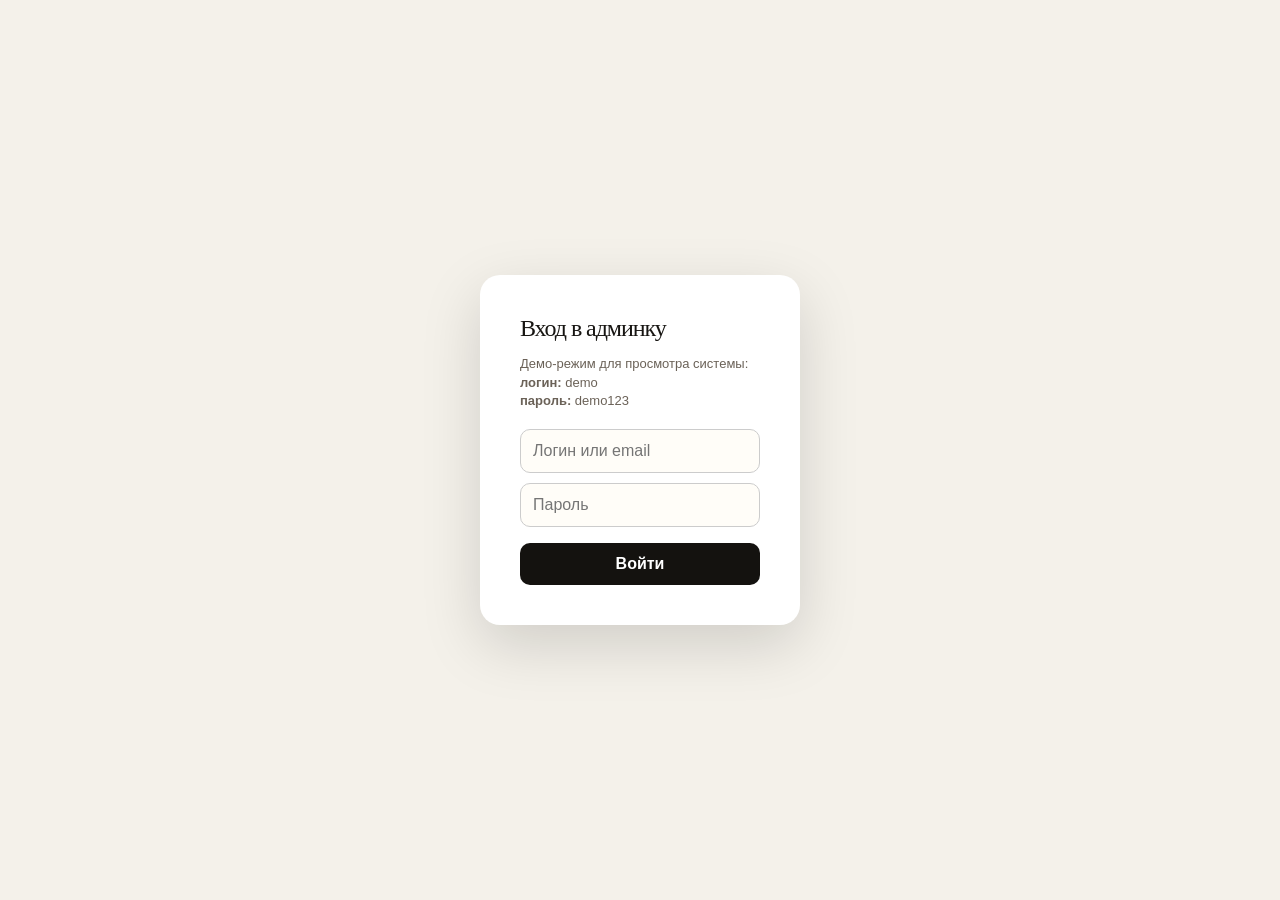
<file: admin.html>
<!DOCTYPE html>
<html lang="ru">
<head>
<meta charset="UTF-8" />
<meta name="viewport" content="width=device-width, initial-scale=1.0" />
<title>Админ-панель — Интерьер под задачу</title>

<style>
:root{
  --bg:#f4f1ea;
  --paper:#fbf8f2;
  --paper2:#f7f1e8;
  --ink:#171512;
  --muted:#6b6258;
  --muted2:#9b9288;
  --dark:#14120f;
  --gold:#b58a55;
  --line:rgba(23,21,18,.13);
  --shadow:0 22px 70px rgba(34,28,22,.10);
  --radius:28px;
}

*{box-sizing:border-box}
body{
  margin:0;
  font-family:Inter, Arial, sans-serif;
  color:var(--ink);
  background:
    radial-gradient(circle at 12% 4%, rgba(181,138,85,.16), transparent 28%),
    linear-gradient(180deg,#f6f3ed,#eee7dc);
}
a{color:inherit;text-decoration:none}
button,input,textarea,select{font:inherit}
button{cursor:pointer}
h1,h2,h3{font-family:Georgia,'Times New Roman',serif;font-weight:400;letter-spacing:-.045em;margin:0;color:inherit}

.header{
  position:sticky;
  top:0;
  z-index:20;
  padding:16px;
  background:rgba(244,241,234,.78);
  backdrop-filter:blur(16px);
  border-bottom:1px solid var(--line);
}
.nav{
  max-width:1280px;
  margin:auto;
  display:flex;
  justify-content:space-between;
  align-items:center;
  gap:16px;
  padding:14px 18px;
  border-radius:999px;
  background:rgba(251,248,242,.82);
  border:1px solid rgba(255,255,255,.72);
  box-shadow:0 18px 50px rgba(22,18,14,.10);
}
.brand strong{display:block;font-size:17px;letter-spacing:-.02em}
.brand span{display:block;margin-top:4px;font-size:10px;letter-spacing:.15em;text-transform:uppercase;color:var(--muted)}
.header-actions{display:flex;gap:10px;align-items:center;flex-wrap:wrap}

.layout{
  max-width:1280px;
  margin:0 auto;
  display:grid;
  grid-template-columns:240px 1fr;
  gap:22px;
  padding:22px 16px 70px;
}
.sidebar{
  position:sticky;
  top:112px;
  align-self:start;
  padding:16px;
  border-radius:28px;
  background:rgba(251,248,242,.72);
  border:1px solid rgba(255,255,255,.72);
  box-shadow:var(--shadow);
}
.tab-btn{
  width:100%;
  border:0;
  background:transparent;
  color:var(--muted);
  padding:14px 14px;
  text-align:left;
  border-radius:18px;
  font-size:13px;
  letter-spacing:.12em;
  text-transform:uppercase;
  font-weight:800;
  transition:.2s;
}
.tab-btn:hover{background:rgba(181,138,85,.12);color:var(--ink)}
.tab-btn.active{background:var(--dark);color:#fff}

.main{min-width:0}
.panel{display:none}
.panel.active{display:block}
.topline{
  display:flex;
  justify-content:space-between;
  align-items:flex-start;
  gap:20px;
  margin:18px 0 24px;
}
.topline h1{font-size:clamp(42px,5vw,72px);line-height:.95}
.topline p{margin:12px 0 0;color:var(--muted);line-height:1.55;max-width:720px}

.card{
  background:rgba(251,248,242,.84);
  border:1px solid rgba(255,255,255,.78);
  box-shadow:var(--shadow);
  border-radius:var(--radius);
  padding:24px;
  margin-bottom:18px;
}
.card.dark{background:linear-gradient(145deg,#171512,#2b251f);color:#fff}
.card.dark .meta,.card.dark label{color:rgba(255,255,255,.66)}

.grid-2{display:grid;grid-template-columns:1fr 1fr;gap:14px}
.grid-3{display:grid;grid-template-columns:repeat(3,1fr);gap:14px}
.grid-4{display:grid;grid-template-columns:repeat(4,1fr);gap:14px}

label{
  display:block;
  margin-bottom:7px;
  color:var(--muted);
  font-size:11px;
  letter-spacing:.13em;
  text-transform:uppercase;
  font-weight:800;
}
input,textarea,select{
  width:100%;
  border:1px solid var(--line);
  background:#fffdf8;
  color:var(--ink);
  border-radius:15px;
  padding:13px 14px;
  outline:none;
}
textarea{min-height:96px;resize:vertical;line-height:1.45}
input:focus,textarea:focus,select:focus{border-color:rgba(181,138,85,.7);box-shadow:0 0 0 4px rgba(181,138,85,.12)}

.btn{
  border:0;
  border-radius:999px;
  padding:12px 18px;
  min-height:46px;
  display:inline-flex;
  align-items:center;
  justify-content:center;
  gap:8px;
  font-weight:900;
  transition:.22s;
}
.btn:hover{transform:translateY(-2px)}
.btn-dark{background:var(--dark);color:#fff}
.btn-light{background:#fff;border:1px solid var(--line);color:var(--ink)}
.btn-gold{background:var(--gold);color:#fff}
.btn-danger{background:#8e3932;color:#fff}
.btn-small{padding:9px 13px;min-height:38px;font-size:13px}
.actions{display:flex;gap:10px;flex-wrap:wrap;align-items:center;margin-top:16px}

.meta{color:var(--muted);font-size:14px;line-height:1.55}
.empty{padding:30px;border-radius:24px;background:rgba(251,248,242,.78);border:1px dashed var(--line);color:var(--muted)}
.notice{padding:14px 16px;border-radius:18px;background:rgba(181,138,85,.13);color:#5a422b;line-height:1.45;margin-bottom:18px}

.stats{display:grid;grid-template-columns:repeat(4,1fr);gap:14px;margin-bottom:22px}
.stat{padding:20px;border-radius:24px;background:rgba(251,248,242,.78);border:1px solid rgba(255,255,255,.76);box-shadow:0 14px 36px rgba(26,20,15,.07)}
.stat b{display:block;font-size:30px;line-height:1;margin-bottom:8px}.stat span{color:var(--muted);font-size:13px;letter-spacing:.08em;text-transform:uppercase;font-weight:800}

.lead-row{
  display:grid;
  grid-template-columns:1.25fr .8fr .9fr 170px;
  gap:16px;
  align-items:start;
}
.lead-name{font-family:Georgia,'Times New Roman',serif;font-size:27px;line-height:1.05;margin-bottom:8px}
.status-badge{display:inline-flex;padding:7px 10px;border-radius:999px;background:rgba(181,138,85,.14);color:#6e4b22;font-size:12px;font-weight:900;letter-spacing:.08em;text-transform:uppercase}

.inline-list{display:grid;gap:10px;margin-top:12px}
.inline-item{display:grid;grid-template-columns:1fr 2fr 42px;gap:10px;align-items:start;padding:12px;border-radius:18px;background:rgba(255,255,255,.5);border:1px solid var(--line)}
.inline-item button{width:42px;height:42px;border-radius:50%;border:0;background:#8e3932;color:#fff;font-weight:900}

.preview-imgs{display:grid;grid-template-columns:1fr 1fr;gap:10px;margin-top:10px}
.preview-imgs img{width:100%;height:160px;object-fit:cover;border-radius:18px;background:#e1d8cc;border:1px solid var(--line)}
.case-tools{display:flex;align-items:center;gap:10px;flex-wrap:wrap;margin-top:14px}
.checkbox-label{display:flex;align-items:center;gap:9px;margin:0;text-transform:none;letter-spacing:0;font-size:14px;color:var(--ink)}
.checkbox-label input{width:auto}

.toast{
  position:fixed;
  right:18px;
  bottom:18px;
  z-index:50;
  padding:14px 16px;
  border-radius:18px;
  color:#fff;
  background:var(--dark);
  box-shadow:0 18px 60px rgba(0,0,0,.22);
  display:none;
}
.toast.show{display:block;animation:toast .25s ease both}
@keyframes toast{from{opacity:0;transform:translateY(10px)}to{opacity:1;transform:translateY(0)}}

@media(max-width:980px){
  .layout{grid-template-columns:1fr}
  .sidebar{position:static;display:flex;overflow:auto;gap:8px}.tab-btn{white-space:nowrap;width:auto}
  .grid-2,.grid-3,.grid-4,.lead-row,.stats{grid-template-columns:1fr}
  .topline{flex-direction:column}.header-actions .btn{width:auto}
}
@media(max-width:620px){
  .header{padding:8px}.nav{border-radius:24px;align-items:flex-start}.brand span{max-width:170px}.header-actions{justify-content:flex-end}.header-actions .btn-light{display:none}
  .layout{padding:12px 10px 60px}.card{padding:18px;border-radius:22px}.topline h1{font-size:42px}.sidebar{padding:10px;border-radius:22px}.tab-btn{padding:11px 12px;font-size:11px}.btn{width:100%}.actions .btn{width:auto}.inline-item{grid-template-columns:1fr}.inline-item button{width:100%;border-radius:12px}.preview-imgs img{height:130px}
}
</style>
</head>

<body>

<!-- LOGIN SCREEN -->
<div id="loginScreen" style="position:fixed;inset:0;display:flex;align-items:center;justify-content:center;background:#f4f1ea;z-index:9999;">
  <div style="background:#fff;padding:40px;border-radius:20px;box-shadow:0 20px 60px rgba(0,0,0,.15);width:320px;max-width:90%;">
    <h2 style="margin-bottom:10px;font-family:Georgia">Вход в админку</h2>
    <p style="font-size:13px;color:#6b6258;line-height:1.45;margin-bottom:18px">
      Демо-режим для просмотра системы:<br>
      <b>логин:</b> demo<br>
      <b>пароль:</b> demo123
    </p>
    <input id="loginUser" placeholder="Логин или email" style="width:100%;margin-bottom:10px;padding:12px;border-radius:10px;border:1px solid #ccc">
    <input id="loginPass" type="password" placeholder="Пароль" style="width:100%;margin-bottom:16px;padding:12px;border-radius:10px;border:1px solid #ccc">
    <button onclick="login()" style="width:100%;padding:12px;border:none;border-radius:10px;background:#14120f;color:#fff;font-weight:bold">Войти</button>
    <p id="loginError" style="color:red;font-size:13px;margin-top:10px;display:none">Неверный логин или пароль</p>
  </div>
</div>
<header class="header">
  <nav class="nav">
    <a class="brand" href="index.html">
      <strong>Интерьер под задачу</strong>
      <span>Admin · панель управления</span>
    </a>
    <div class="header-actions">
      <button class="btn btn-light" onclick="seedDefaults()" type="button">Восстановить демо-данные</button>
      <a class="btn btn-dark" href="index.html">На сайт</a>
      <button class="btn btn-light" onclick="logout()">Выйти</button>
    </div>
  </nav>
</header>

<div class="layout">
  <aside class="sidebar">
    <button class="tab-btn active" onclick="openTab('leads',this)">Заявки</button>
    <button class="tab-btn" onclick="openTab('cases',this)">Кейсы</button>
    <button class="tab-btn" onclick="openTab('packages',this)">Решения</button>
    <button class="tab-btn" onclick="openTab('extras',this)">Усиления</button>
    <button class="tab-btn" onclick="openTab('tasks',this)">Задачи</button>
    <button class="tab-btn" onclick="openTab('contacts',this)">Контакты</button>
  </aside>

  <main class="main">
    <section class="panel active" id="panel-leads">
      <div class="topline">
        <div>
          <h1>Заявки с сайта.</h1>
          <p>Сюда попадают заявки из формы и квиза. Пока всё хранится в localStorage, но структура уже похожа на будущую базу.</p>
        </div>
        <button class="btn btn-light" onclick="exportLeads()" type="button">Экспорт JSON</button>
      </div>
      <div class="stats" id="leadStats"></div>
      <div class="actions" style="margin-bottom:18px">
        <button class="btn btn-dark btn-small" onclick="filterLeads('all',this)">Все</button>
        <button class="btn btn-light btn-small" onclick="filterLeads('Новая',this)">Новые</button>
        <button class="btn btn-light btn-small" onclick="filterLeads('В работе',this)">В работе</button>
        <button class="btn btn-light btn-small" onclick="filterLeads('Связались',this)">Связались</button>
        <button class="btn btn-light btn-small" onclick="filterLeads('Закрыта',this)">Закрыта</button>
      </div>
      <div id="leadsList"></div>
    </section>

    <section class="panel" id="panel-cases">
      <div class="topline">
        <div>
          <h1>Кейсы.</h1>
          <p>Редактируй тексты, результаты, картинки ДО/ПОСЛЕ и выбирай кейс месяца. Путь к фото пишем как `images/case2-before.jpg`.</p>
        </div>
        <button class="btn btn-dark" onclick="addCase()" type="button">+ Новый кейс</button>
      </div>
      <div id="casesList"></div>
    </section>

    <section class="panel" id="panel-packages">
      <div class="topline">
        <div>
          <h1>Решения.</h1>
          <p>Это продуктовые пакеты на сайте: цена, описание и пункты “что входит”.</p>
        </div>
        <button class="btn btn-dark" onclick="addPackage()" type="button">+ Новое решение</button>
      </div>
      <div id="packagesList"></div>
    </section>

    <section class="panel" id="panel-extras">
      <div class="topline">
        <div>
          <h1>Усиления.</h1>
          <p>Дополнительные комплекты и услуги, которые увеличивают средний чек и объясняют клиенту, где появляется ценность.</p>
        </div>
        <button class="btn btn-dark" onclick="addExtra()" type="button">+ Новое усиление</button>
      </div>
      <div id="extrasList"></div>
    </section>

    <section class="panel" id="panel-tasks">
      <div class="topline">
        <div>
          <h1>Задачи.</h1>
          <p>Блок “Под какую задачу мы готовим недвижимость”.</p>
        </div>
        <button class="btn btn-dark" onclick="addTask()" type="button">+ Новая задача</button>
      </div>
      <div id="tasksList"></div>
    </section>

    <section class="panel" id="panel-contacts">
      <div class="topline">
        <div>
          <h1>Контакты.</h1>
          <p>Эти данные подтягиваются в блок заявки на сайте.</p>
        </div>
      </div>
      <div class="card">
        <div class="grid-3">
          <div><label>Email</label><input id="contactEmail" placeholder="email"></div>
          <div><label>Телефон</label><input id="contactPhone" placeholder="телефон"></div>
          <div><label>Telegram</label><input id="contactTelegram" placeholder="@username"></div>
        </div>
        <div class="actions"><button class="btn btn-dark" onclick="saveContacts()" type="button">Сохранить контакты</button></div>
      </div>
    </section>
  </main>
</div>

<div class="toast" id="toast"></div>

<script>
const DB={contacts:'it_contacts_v1',leads:'it_leads_v1',cases:'it_cases_v1',packages:'it_packages_v1',extras:'it_extras_v1',tasks:'it_tasks_v1'};
const defaults={
  contacts:{email:'denta3231@yandex.ru',phone:'+7 999 000-00-00',telegram:'@tatishablin'},
  tasks:[
    {number:'01',title:'Продать',text:'Чтобы объект выглядел дороже и увереннее держал цену.'},
    {number:'02',title:'Сдать',text:'Чтобы арендатор быстрее увидел сценарий жизни и принял решение.'},
    {number:'03',title:'Освежить',text:'Без капитального ремонта, но с ощущением нового уровня.'},
    {number:'04',title:'Показать',text:'Подготовить к фото, просмотрам и первому впечатлению.'}
  ],
  cases:[
    {id:'case2',featured:false,title:'Студия под аренду в новом микрорайоне',before:'images/case2-before.jpg',after:'images/case2-after.jpg',was:'Пустая студия без полного набора мебели и понятного сценария жизни.',did:'Зонирование, второе спальное место, свет, текстиль и ощущение готового жилья.',result:'Сдана с первого показа +25% к цене',extra:''},
    {id:'case4',featured:false,title:'3-комнатная квартира под продажу',before:'images/case4-before.jpg',after:'images/case4-after.jpg',was:'Хороший ремонт, но устаревшее восприятие. Объект долго продавался, цену снижать не хотели.',did:'Обновили мебель, свет, текстиль и декоративный слой. Собрали современный дорогой образ.',result:'Продана +15% от изначально высокой цены',extra:''},
    {id:'case5',featured:false,title:'Квартира для жизни после покупки',before:'images/case5-before.jpg',after:'images/case5-after.jpg',was:'Молодая пара купила квартиру после переезда. Пространство было почти пустым.',did:'Косметика, мебель, текстиль, декор и понятные сценарии жизни.',result:'Готова к жизни сразу после покупки',extra:''},
    {id:'case3',featured:true,title:'Студия с лофтом в тихом центре',before:'images/case3-before.jpg',after:'images/case3-after.jpg',was:'Студия с хорошим потенциалом, но без сильного образа. Лофт был, но не работал как вау-фактор.',did:'Усилили архитектуру второго уровня, добавили свет, фактуры, акценты и сценарий жизни.',result:'Продана за 7 дней +30%',extra:'После сделки клиент передал ещё 3 квартиры в этом же доме для подготовки к продаже.'}
  ],
  packages:[
    {id:'fast',title:'Быстрое обновление',price:'от 90 000 ₽',featured:false,text:'Когда объект нормальный, но выглядит дешевле, чем есть.',items:['убираем визуальный шум','выравниваем свет и композицию','добавляем текстиль и базовый декор','собираем аккуратный сценарий пространства']},
    {id:'sale',title:'Подготовка к продаже / аренде',price:'от 240 000 ₽',featured:true,text:'Когда важно увеличить цену и сократить срок сделки.',items:['переупаковка под покупателя или арендатора','зонирование и сценарии жизни','обновление мебели и ключевых точек','подготовка к фото, видео и показам']},
    {id:'max',title:'Максимизация стоимости',price:'от 480 000 ₽',featured:false,text:'Когда у объекта есть потенциал выйти в другой ценовой сегмент.',items:['стратегия позиционирования объекта','работа с архитектурой и восприятием','премиальный подбор мебели, света и материалов','контроль реализации']}
  ],
  extras:[
    {id:'show-kit',number:'01',featured:true,title:'Комплект “Подготовка к показу”',text:'Фотосессия + декор + свет. Всё, что влияет на первое впечатление, объявление и сам просмотр.',value:'Выгоднее, чем собирать по частям: объект получает цельный образ, а не набор случайных улучшений.',oldPrice:'55 000 ₽',price:'45 000 ₽',parts:[{title:'Фотосъёмка',text:'делает объект заметнее в выдаче и повышает доверие до просмотра'},{title:'Декор и текстиль',text:'создают ощущение “здесь хочется жить”, а не просто смотреть метры'},{title:'Свет и акценты',text:'подсвечивают сильные зоны и убирают ощущение случайности'}]},
    {id:'visual-upgrade',number:'02',featured:true,title:'Комплект “Быстрый апгрейд восприятия”',text:'Точечно усиливаем зоны, которые чаще всего снижают впечатление: ванная, балкон, входная зона или пустой угол.',value:'Результат — объект выглядит собраннее и дороже без большого ремонта и долгих работ.',oldPrice:'70 000 ₽',price:'55 000 ₽',parts:[{title:'Ванная',text:'убирает ощущение “здесь придётся вкладываться сразу после покупки”'},{title:'Балкон / лоджия',text:'превращает забытые метры в понятный сценарий: хранение, кофе, рабочее место'},{title:'Входная зона',text:'создаёт правильное первое впечатление ещё до просмотра комнат'}]},
    {id:'photo',number:'03',featured:false,title:'Профессиональная фотосессия',text:'Кадры под объявление, презентацию или показ собственнику.',value:'Больше доверия к объекту ещё до просмотра.',oldPrice:'',price:'от 25 000 ₽',parts:[{title:'Кадры для объявления',text:'помогают объекту выглядеть дороже среди похожих вариантов'},{title:'Акценты на ценности',text:'показываем не просто комнаты, а преимущества планировки и сценарии жизни'}]},
    {id:'decor',number:'04',featured:false,title:'Набор декора для показа',text:'Текстиль, аромат, свет и детали, которые создают ощущение “здесь хочется жить”.',value:'Усиливает первое впечатление на показе.',oldPrice:'',price:'от 30 000 ₽',parts:[{title:'Текстиль',text:'добавляет мягкость, тепло и ощущение готового жилья'},{title:'Аромат и детали',text:'работают на эмоцию, которую человек запоминает после просмотра'}]}
  ]
};
let leadFilter='all';

function getData(key,fallback=[]){return JSON.parse(localStorage.getItem(DB[key])||JSON.stringify(fallback))}
function setData(key,value){localStorage.setItem(DB[key],JSON.stringify(value))}
function ensureData(){Object.keys(defaults).forEach(key=>{if(!localStorage.getItem(DB[key]))setData(key,defaults[key])});if(!localStorage.getItem(DB.leads))setData('leads',[]);migrateData()}
function migrateData(){const c=getData('contacts',defaults.contacts);if(!c.email||c.email.includes('drnta'))c.email='denta3231@yandex.ru';setData('contacts',c)}
function toast(text){const el=document.getElementById('toast');el.textContent=text;el.classList.add('show');setTimeout(()=>el.classList.remove('show'),2400)}
function escapeAttr(str=''){return String(str).replaceAll('&','&amp;').replaceAll('"','&quot;').replaceAll('<','&lt;').replaceAll('>','&gt;')}
function openTab(name,btn){document.querySelectorAll('.panel').forEach(p=>p.classList.remove('active'));document.querySelectorAll('.tab-btn').forEach(b=>b.classList.remove('active'));document.getElementById('panel-'+name).classList.add('active');btn.classList.add('active')}

function seedDefaults(){if(!confirm('Восстановить демо-данные? Заявки сохранятся, а кейсы/решения/усиления/задачи/контакты будут перезаписаны.'))return;['contacts','tasks','cases','packages','extras'].forEach(k=>setData(k,defaults[k]));renderAll();toast('Демо-данные восстановлены')}

function renderStats(){const leads=getData('leads');const count=s=>leads.filter(l=>l.status===s).length;document.getElementById('leadStats').innerHTML=`<div class="stat"><b>${leads.length}</b><span>Всего</span></div><div class="stat"><b>${count('Новая')}</b><span>Новые</span></div><div class="stat"><b>${count('В работе')}</b><span>В работе</span></div><div class="stat"><b>${count('Закрыта')}</b><span>Закрыта</span></div>`}
function filterLeads(status,btn){leadFilter=status;btn.parentElement.querySelectorAll('.btn').forEach(b=>{b.classList.remove('btn-dark');b.classList.add('btn-light')});btn.classList.remove('btn-light');btn.classList.add('btn-dark');renderLeads()}
function renderLeads(){renderStats();const all=getData('leads');const leads=leadFilter==='all'?all:all.filter(l=>l.status===leadFilter);const box=document.getElementById('leadsList');if(!leads.length){box.innerHTML='<div class="empty">Заявок пока нет в этом статусе. Отправь тестовую заявку с сайта — она появится здесь.</div>';return}box.innerHTML=leads.map(l=>`<div class="card"><div class="lead-row"><div><div class="lead-name">${l.name||'Без имени'}</div><p class="meta">${l.phone||'-'}<br>${l.date||''}</p><span class="status-badge">${l.status||'Новая'}</span></div><div><label>Задача</label><p>${l.task||'-'}</p></div><div><label>Формат</label><p>${l.package||'-'}</p></div><div><label>Статус</label><select onchange="updateLeadStatus(${l.id},this.value)">${['Новая','В работе','Связались','Закрыта'].map(s=>`<option ${l.status===s?'selected':''}>${s}</option>`).join('')}</select></div></div><br><label>Сообщение / ответы квиза</label><div class="notice">${(l.message||'-').replace(/\n/g,'<br>')}</div><div class="actions"><button class="btn btn-danger btn-small" onclick="deleteLead(${l.id})">Удалить</button></div></div>`).join('')}
function updateLeadStatus(id,status){setData('leads',getData('leads').map(l=>l.id===id?{...l,status}:l));renderLeads();toast('Статус обновлён')}
function deleteLead(id){if(!confirm('Удалить заявку?'))return;setData('leads',getData('leads').filter(l=>l.id!==id));renderLeads();toast('Заявка удалена')}
function exportLeads(){const data=JSON.stringify(getData('leads'),null,2);navigator.clipboard.writeText(data).then(()=>toast('JSON заявок скопирован')).catch(()=>alert(data))}

function renderCases(){const cases=getData('cases');const box=document.getElementById('casesList');if(!cases.length){box.innerHTML='<div class="empty">Кейсов пока нет.</div>';return}box.innerHTML=cases.map((c,i)=>`<div class="card ${c.featured?'dark':''}"><div class="grid-2"><div><label>Название</label><input value="${escapeAttr(c.title)}" onchange="editCase(${i},'title',this.value)"></div><div><label>Результат крупно</label><input value="${escapeAttr(c.result)}" onchange="editCase(${i},'result',this.value)"></div><div><label>Фото ДО</label><input value="${escapeAttr(c.before)}" onchange="editCase(${i},'before',this.value);renderCases()"></div><div><label>Фото ПОСЛЕ</label><input value="${escapeAttr(c.after)}" onchange="editCase(${i},'after',this.value);renderCases()"></div></div><div class="preview-imgs"><img src="${c.before}" alt="до"><img src="${c.after}" alt="после"></div><br><div class="grid-2"><div><label>Было</label><textarea onchange="editCase(${i},'was',this.value)">${c.was||''}</textarea></div><div><label>Сделали</label><textarea onchange="editCase(${i},'did',this.value)">${c.did||''}</textarea></div></div><br><label>Дополнительная строка</label><textarea onchange="editCase(${i},'extra',this.value)">${c.extra||''}</textarea><div class="case-tools"><label class="checkbox-label"><input type="checkbox" ${c.featured?'checked':''} onchange="setFeaturedCase(${i},this.checked)"> Кейс месяца</label><button class="btn btn-danger btn-small" onclick="deleteCase(${i})">Удалить</button></div></div>`).join('')}
function editCase(i,field,value){const a=getData('cases');a[i][field]=value;setData('cases',a);toast('Кейс сохранён')}
function setFeaturedCase(i,checked){const a=getData('cases').map((c,idx)=>({...c,featured:checked?idx===i:c.featured}));setData('cases',a);renderCases();toast('Кейс месяца обновлён')}
function addCase(){const a=getData('cases');a.push({id:'case-'+Date.now(),featured:false,title:'Новый кейс',before:'images/case1-before.jpg',after:'images/case1-after.jpg',was:'Что было до подготовки.',did:'Что сделали.',result:'Результат',extra:''});setData('cases',a);renderCases();toast('Кейс добавлен')}
function deleteCase(i){if(!confirm('Удалить кейс?'))return;const a=getData('cases');a.splice(i,1);setData('cases',a);renderCases();toast('Кейс удалён')}

function renderPackages(){const packs=getData('packages');document.getElementById('packagesList').innerHTML=packs.map((p,i)=>`<div class="card ${p.featured?'dark':''}"><div class="grid-3"><div><label>Название</label><input value="${escapeAttr(p.title)}" onchange="editPackage(${i},'title',this.value)"></div><div><label>Цена</label><input value="${escapeAttr(p.price)}" onchange="editPackage(${i},'price',this.value)"></div><div><label>Выделить на сайте</label><select onchange="editPackage(${i},'featured',this.value==='true');renderPackages()"><option value="false" ${!p.featured?'selected':''}>Нет</option><option value="true" ${p.featured?'selected':''}>Да</option></select></div></div><br><label>Описание</label><textarea onchange="editPackage(${i},'text',this.value)">${p.text||''}</textarea><br><br><label>Что входит — каждый пункт с новой строки</label><textarea onchange="editPackageItems(${i},this.value)">${(p.items||[]).join('\n')}</textarea><div class="actions"><button class="btn btn-danger btn-small" onclick="deletePackage(${i})">Удалить</button></div></div>`).join('')}
function editPackage(i,field,value){const a=getData('packages');a[i][field]=value;setData('packages',a);toast('Решение сохранено')}
function editPackageItems(i,value){const a=getData('packages');a[i].items=value.split('\n').map(x=>x.trim()).filter(Boolean);setData('packages',a);toast('Список обновлён')}
function addPackage(){const a=getData('packages');a.push({id:'package-'+Date.now(),title:'Новое решение',price:'от 0 ₽',featured:false,text:'Описание решения.',items:['Пункт 1','Пункт 2']});setData('packages',a);renderPackages();toast('Решение добавлено')}
function deletePackage(i){if(!confirm('Удалить решение?'))return;const a=getData('packages');a.splice(i,1);setData('packages',a);renderPackages();toast('Решение удалено')}

function renderExtras(){const extras=getData('extras');document.getElementById('extrasList').innerHTML=extras.map((e,i)=>`<div class="card ${e.featured?'dark':''}"><div class="grid-4"><div><label>Номер</label><input value="${escapeAttr(e.number)}" onchange="editExtra(${i},'number',this.value)"></div><div><label>Название</label><input value="${escapeAttr(e.title)}" onchange="editExtra(${i},'title',this.value)"></div><div><label>Старая цена</label><input value="${escapeAttr(e.oldPrice||'')}" onchange="editExtra(${i},'oldPrice',this.value)"></div><div><label>Цена</label><input value="${escapeAttr(e.price)}" onchange="editExtra(${i},'price',this.value)"></div></div><br><label>Описание</label><textarea onchange="editExtra(${i},'text',this.value)">${e.text||''}</textarea><br><br><label>Выгода / результат комплекта</label><textarea onchange="editExtra(${i},'value',this.value)">${e.value||''}</textarea><br><br><label>Мини-плашки “что даёт”</label><div class="inline-list" id="parts-${i}">${(e.parts||[]).map((p,pi)=>partHTML(i,pi,p)).join('')}</div><div class="actions"><button class="btn btn-light btn-small" onclick="addPart(${i})">+ Плашка</button><label class="checkbox-label"><input type="checkbox" ${e.featured?'checked':''} onchange="editExtra(${i},'featured',this.checked);renderExtras()"> Часто добавляют</label><button class="btn btn-danger btn-small" onclick="deleteExtra(${i})">Удалить</button></div></div>`).join('')}
function partHTML(i,pi,p){return `<div class="inline-item"><input value="${escapeAttr(p.title)}" placeholder="Название" onchange="editPart(${i},${pi},'title',this.value)"><textarea placeholder="Что даёт" onchange="editPart(${i},${pi},'text',this.value)">${p.text||''}</textarea><button onclick="deletePart(${i},${pi})">×</button></div>`}
function editExtra(i,field,value){const a=getData('extras');a[i][field]=value;setData('extras',a);toast('Усиление сохранено')}
function addPart(i){const a=getData('extras');a[i].parts=a[i].parts||[];a[i].parts.push({title:'Новая плашка',text:'Что это даёт клиенту'});setData('extras',a);renderExtras();toast('Плашка добавлена')}
function editPart(i,pi,field,value){const a=getData('extras');a[i].parts[pi][field]=value;setData('extras',a);toast('Плашка сохранена')}
function deletePart(i,pi){const a=getData('extras');a[i].parts.splice(pi,1);setData('extras',a);renderExtras();toast('Плашка удалена')}
function addExtra(){const a=getData('extras');a.push({id:'extra-'+Date.now(),number:'00',featured:false,title:'Новое усиление',text:'Описание.',value:'Что это даёт клиенту.',oldPrice:'',price:'от 0 ₽',parts:[{title:'Плашка',text:'Объяснение ценности'}]});setData('extras',a);renderExtras();toast('Усиление добавлено')}
function deleteExtra(i){if(!confirm('Удалить усиление?'))return;const a=getData('extras');a.splice(i,1);setData('extras',a);renderExtras();toast('Усиление удалено')}

function renderTasks(){const tasks=getData('tasks');document.getElementById('tasksList').innerHTML=tasks.map((t,i)=>`<div class="card"><div class="grid-3"><div><label>Номер</label><input value="${escapeAttr(t.number)}" onchange="editTask(${i},'number',this.value)"></div><div><label>Название</label><input value="${escapeAttr(t.title)}" onchange="editTask(${i},'title',this.value)"></div><div><label>Действие</label><button class="btn btn-danger" onclick="deleteTask(${i})">Удалить</button></div></div><br><label>Описание</label><textarea onchange="editTask(${i},'text',this.value)">${t.text||''}</textarea></div>`).join('')}
function editTask(i,field,value){const a=getData('tasks');a[i][field]=value;setData('tasks',a);toast('Задача сохранена')}
function addTask(){const a=getData('tasks');a.push({number:'00',title:'Новая задача',text:'Описание задачи.'});setData('tasks',a);renderTasks();toast('Задача добавлена')}
function deleteTask(i){if(!confirm('Удалить задачу?'))return;const a=getData('tasks');a.splice(i,1);setData('tasks',a);renderTasks();toast('Задача удалена')}

function renderContacts(){const c=getData('contacts',defaults.contacts);document.getElementById('contactEmail').value=c.email||'';document.getElementById('contactPhone').value=c.phone||'';document.getElementById('contactTelegram').value=c.telegram||''}
function saveContacts(){setData('contacts',{email:contactEmail.value.trim(),phone:contactPhone.value.trim(),telegram:contactTelegram.value.trim()});toast('Контакты сохранены')}
function renderAll(){renderLeads();renderCases();renderPackages();renderExtras();renderTasks();renderContacts()}
ensureData();renderAll();initAuth();

function initAuth(){
  const isAuth=localStorage.getItem('admin_auth');
  if(isAuth==='true'){
    document.getElementById('loginScreen').style.display='none';
    applyRole();
  }
}

function login(){
  const u=document.getElementById('loginUser').value.trim();
  const p=document.getElementById('loginPass').value;

  if(u==='demo' && p==='demo123'){
    localStorage.setItem('admin_auth','true');
    localStorage.setItem('admin_role','demo');
    document.getElementById('loginScreen').style.display='none';
    applyRole();
    return;
  }

  if(u==='admin' && p==='admin123'){
    localStorage.setItem('admin_auth','true');
    localStorage.setItem('admin_role','admin');
    document.getElementById('loginScreen').style.display='none';
    applyRole();
    return;
  }

  document.getElementById('loginError').style.display='block';
}

function applyRole(){
  const role=localStorage.getItem('admin_role')||'demo';
  const isDemo=role==='demo';
  document.querySelectorAll('input, textarea, select').forEach(el=>{
    if(el.id==='loginUser' || el.id==='loginPass') return;
    el.disabled=isDemo;
  });
  document.querySelectorAll('button').forEach(btn=>{
    const text=btn.textContent.trim();
    const allowed=['Заявки','Кейсы','Решения','Усиления','Задачи','Контакты','На сайт','Выйти','Экспорт JSON','Все','Новые','В работе','Связались','Закрыта'];
    if(btn.closest('#loginScreen')) return;
    if(isDemo && !allowed.includes(text)) btn.disabled=true;
  });
  if(isDemo){
    toast('Вы вошли в демо-режиме: доступен просмотр без редактирования');
  }else{
    toast('Вы вошли с полным админ-доступом');
  }
}

function logout(){
  localStorage.removeItem('admin_auth');
  localStorage.removeItem('admin_role');
  location.reload();
}
</script>
</body>
</html>
</file>
